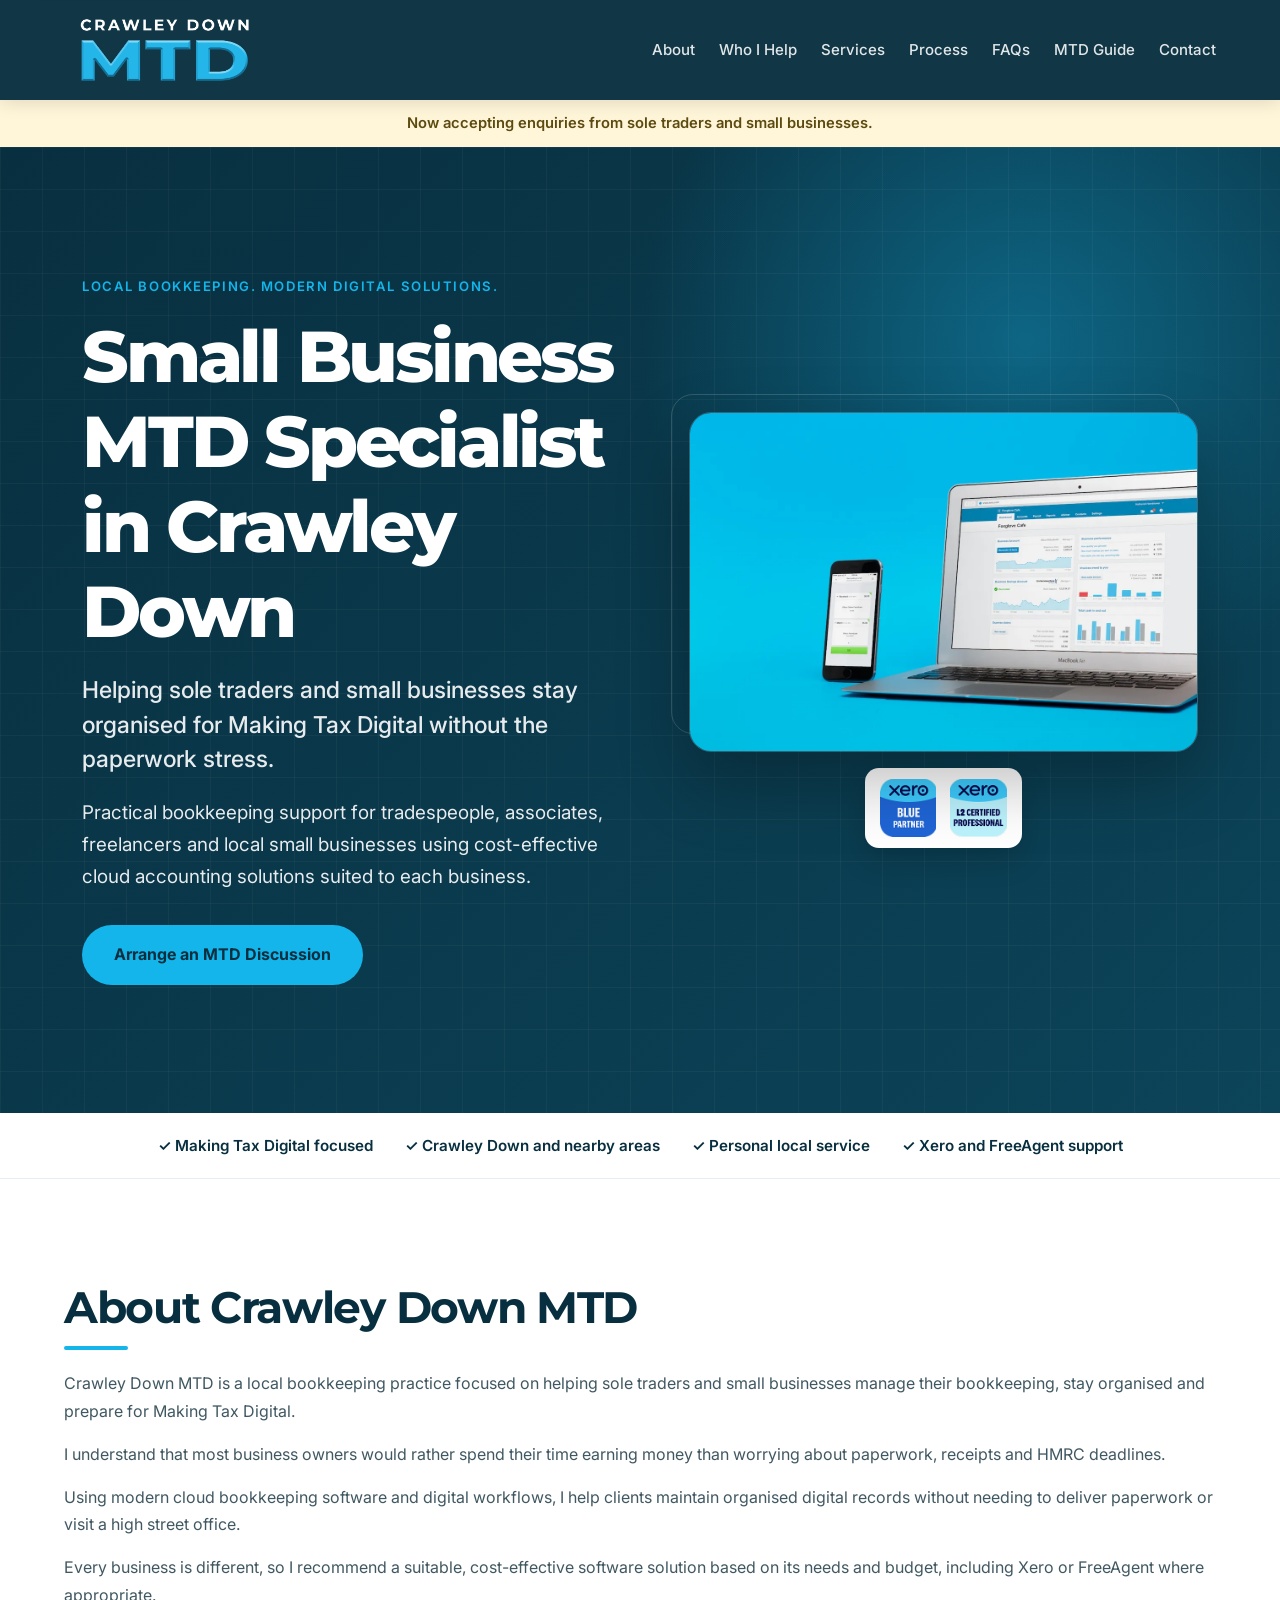
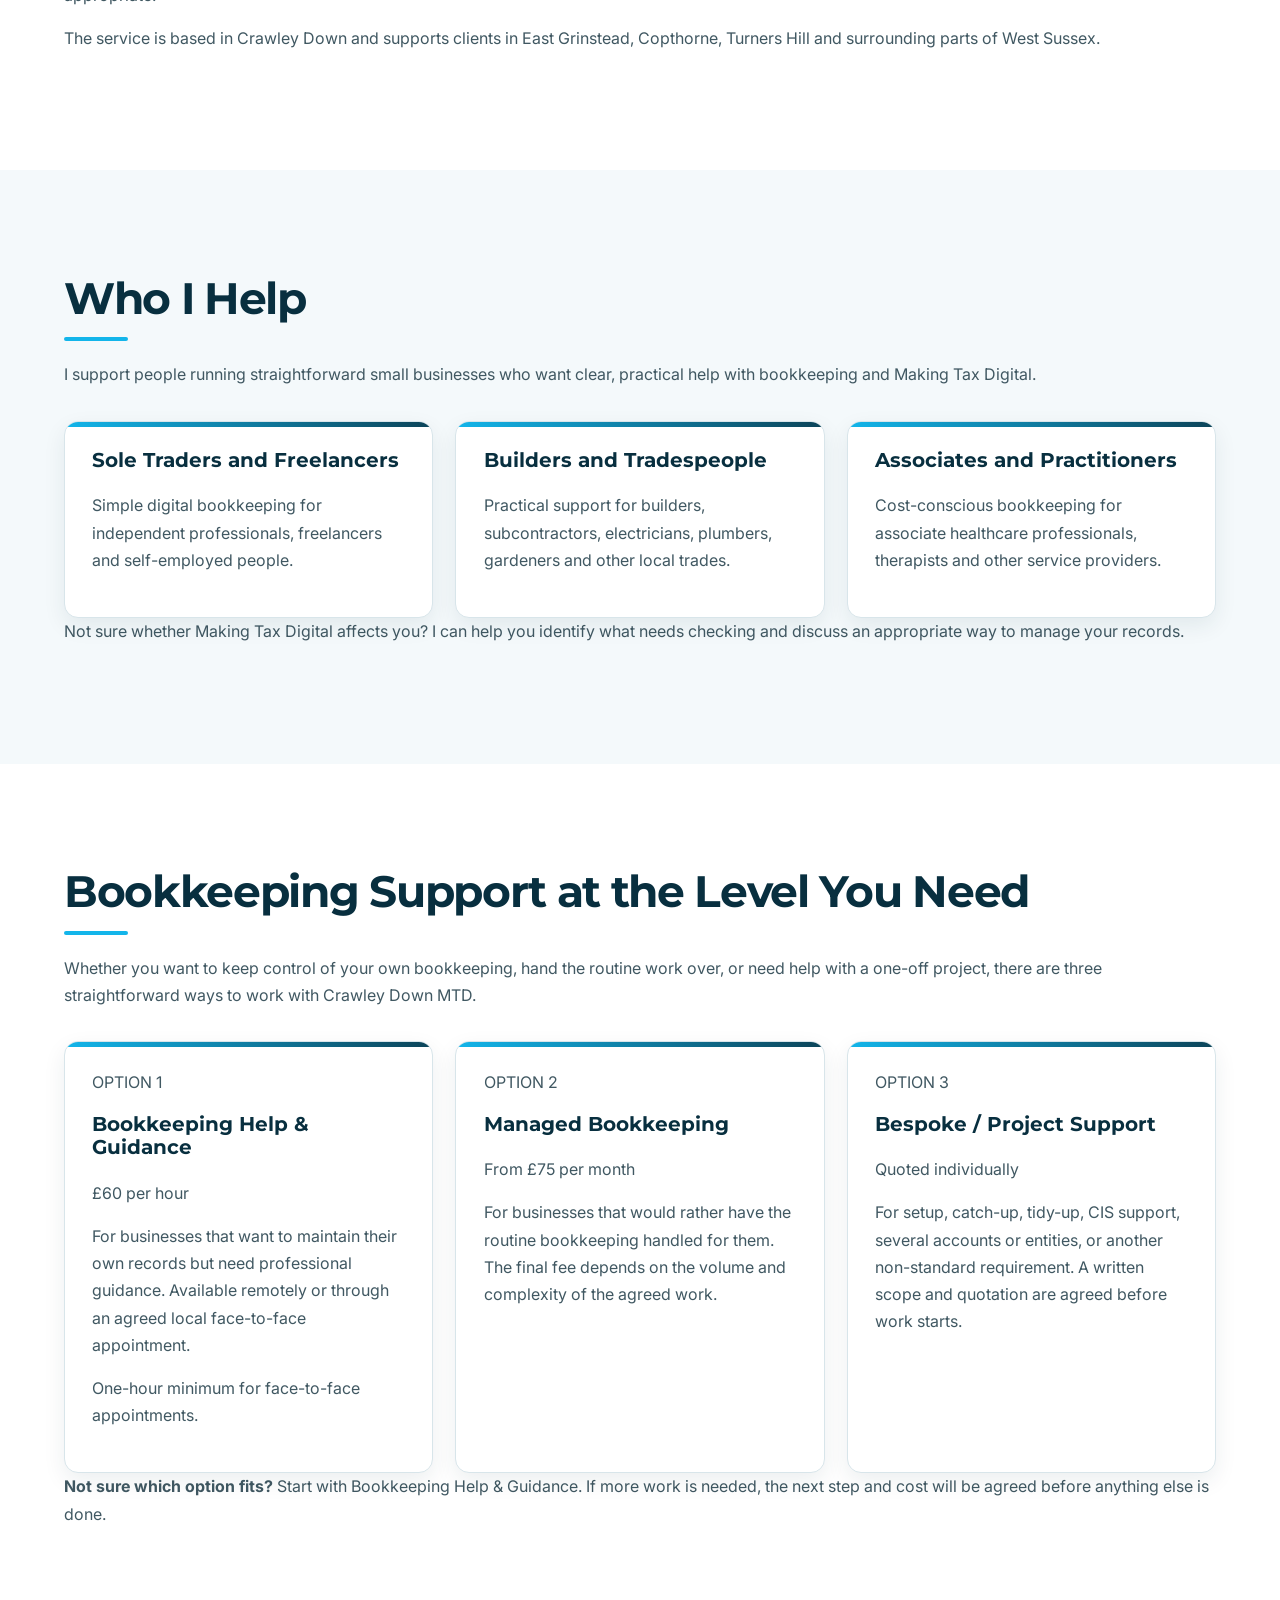
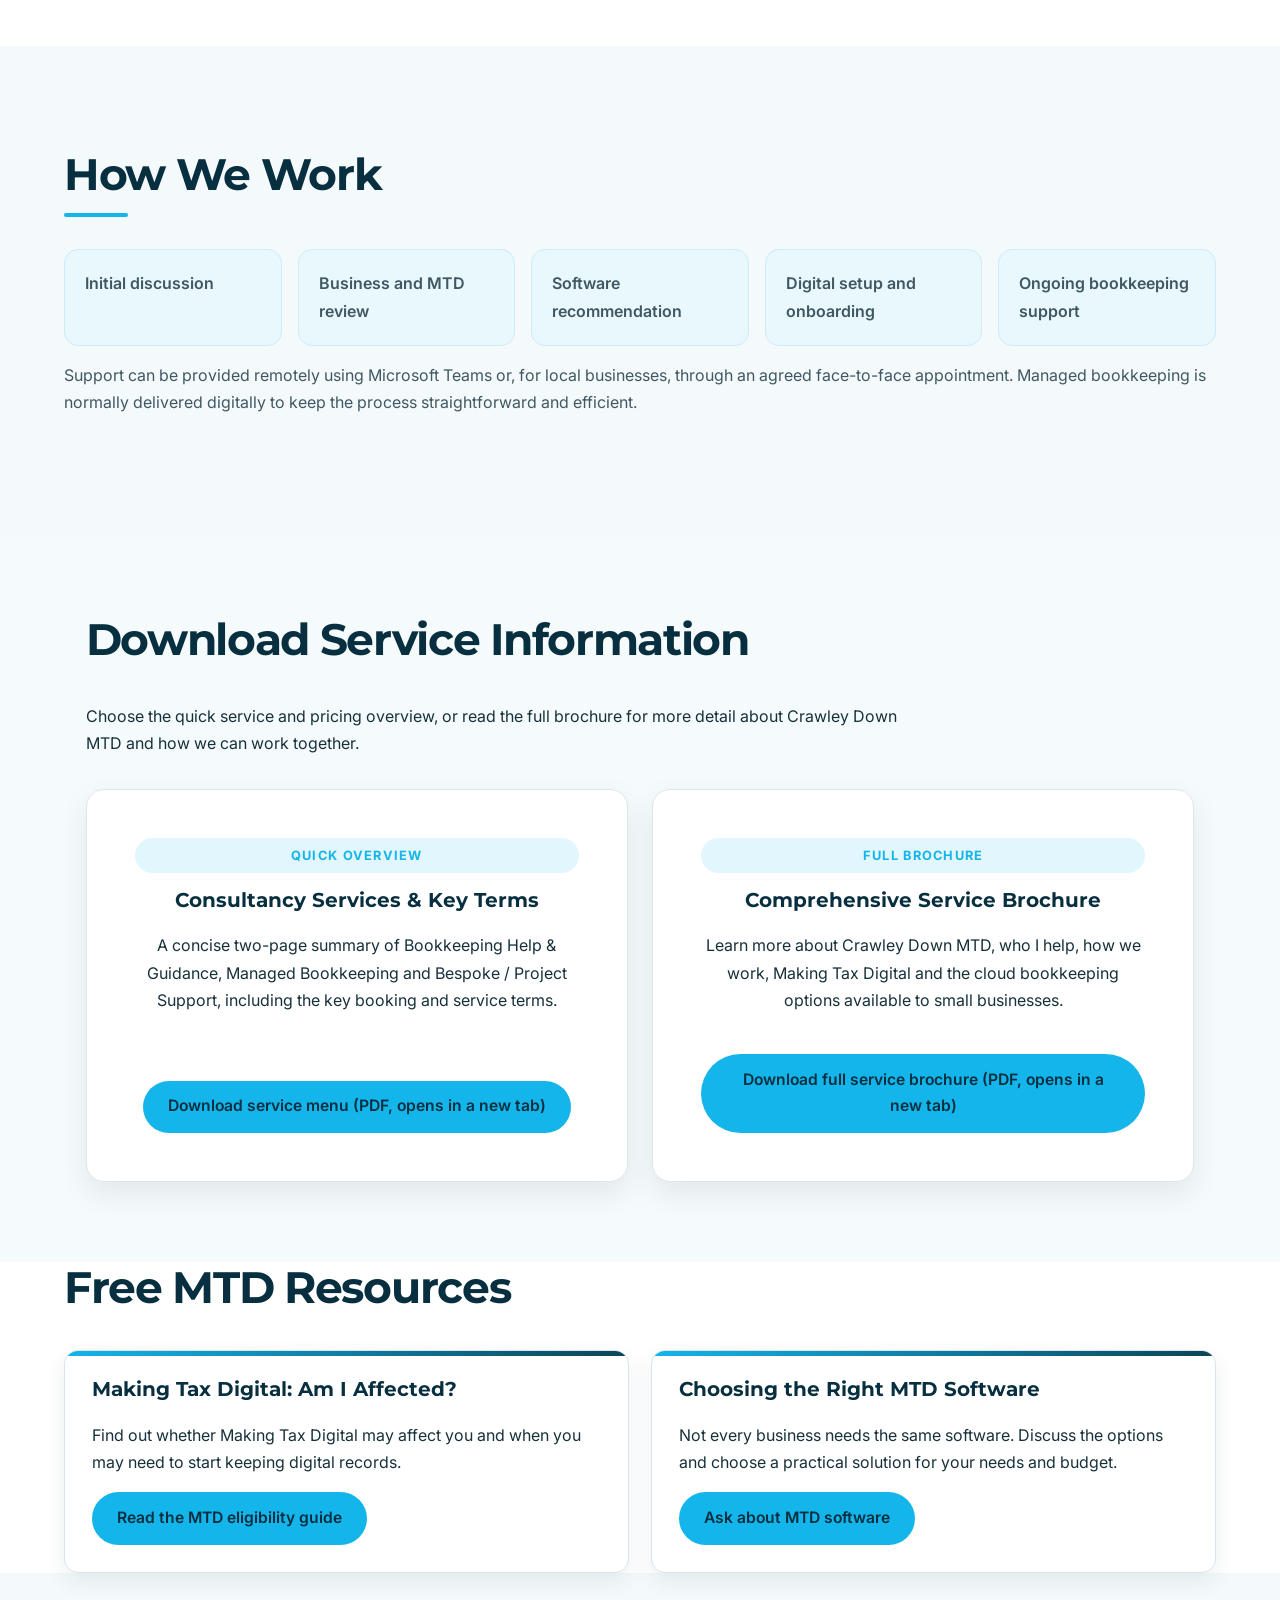
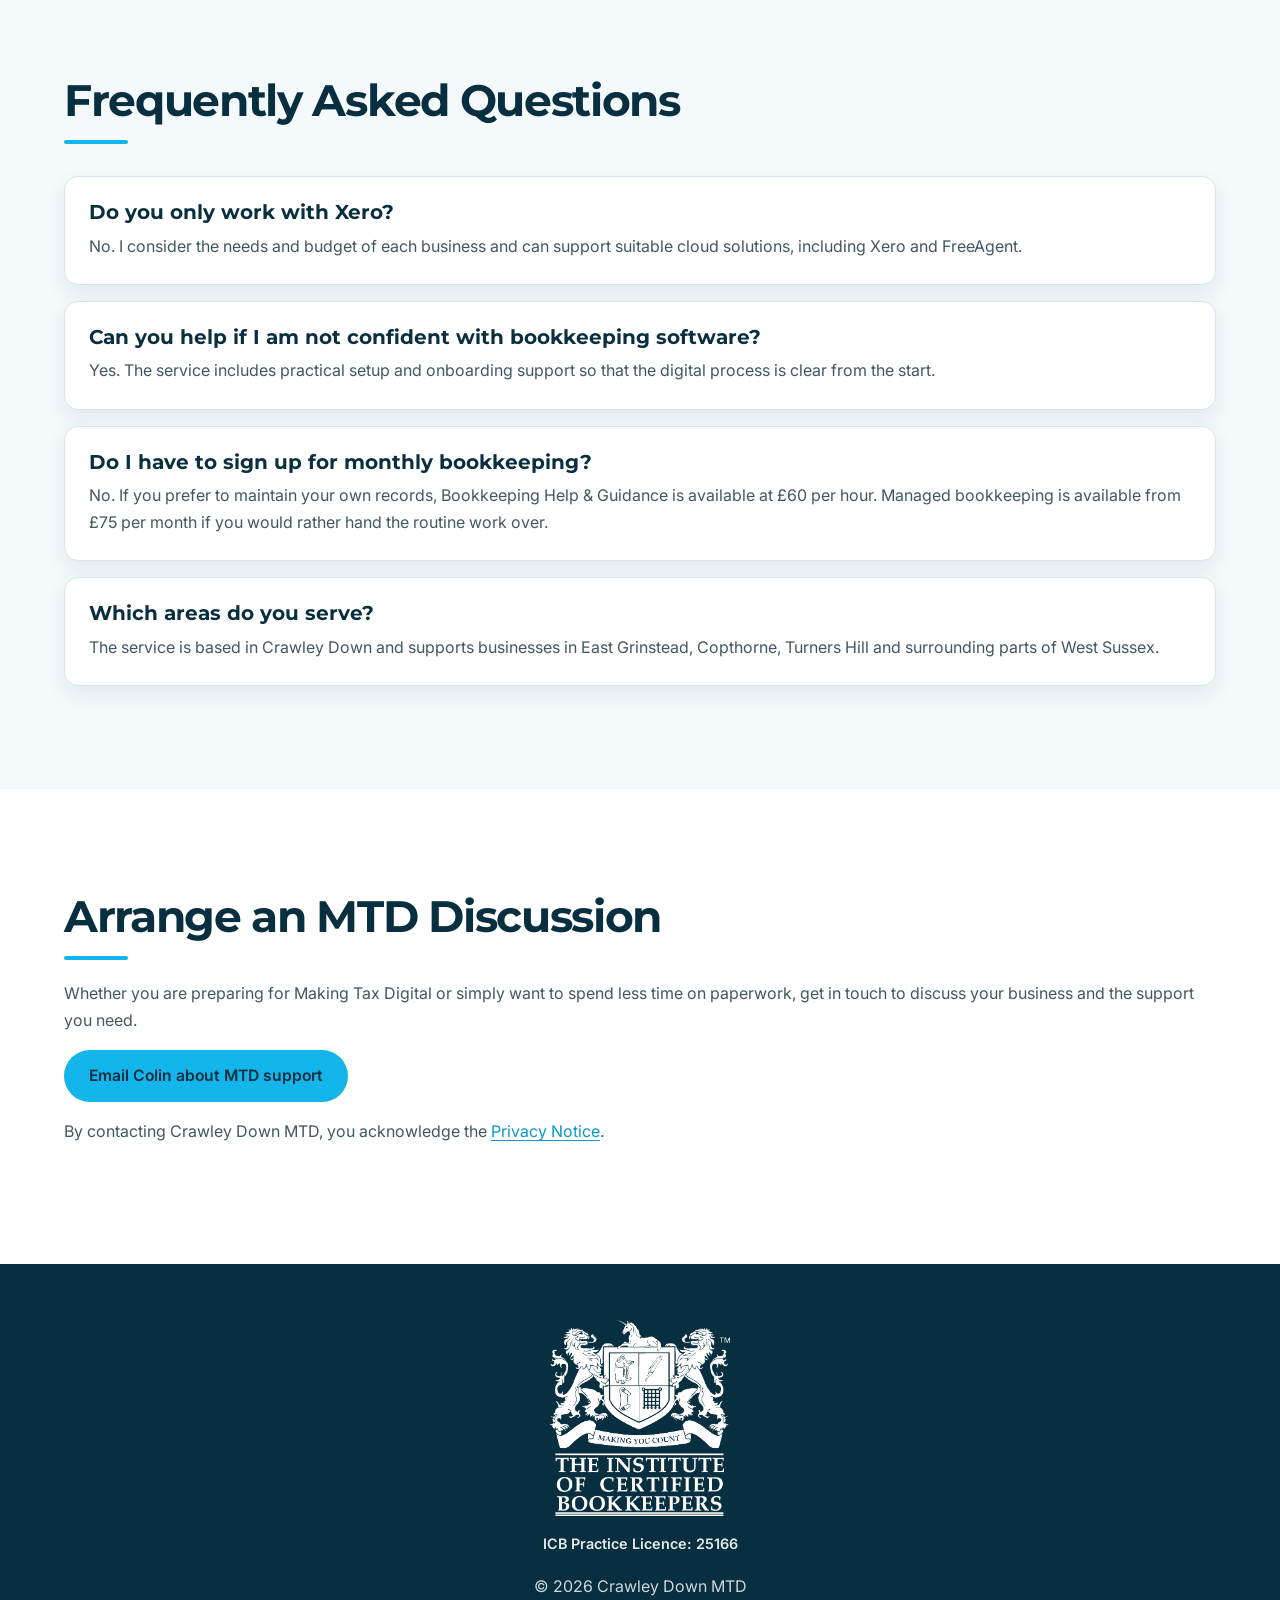
<file: index.html>
<!DOCTYPE html>
<html lang="en-GB">
<head>
    <meta charset="utf-8">
    <meta name="viewport" content="width=device-width, initial-scale=1.0">
    <title>Small Business MTD Specialist in Crawley Down | Crawley Down MTD</title>
    <meta name="description" content="Local bookkeeping and Making Tax Digital support for sole traders, tradespeople, associates and small businesses in Crawley Down, East Grinstead and nearby West Sussex villages.">
    <link rel="canonical" href="https://www.crawleydownmtd.co.uk/">

    <meta property="og:type" content="website">
    <meta property="og:locale" content="en_GB">
    <meta property="og:site_name" content="Crawley Down MTD">
    <meta property="og:title" content="Small Business MTD Specialist | Crawley Down MTD">
    <meta property="og:description" content="Practical bookkeeping and Making Tax Digital support for sole traders and small businesses around Crawley Down.">
    <meta property="og:url" content="https://www.crawleydownmtd.co.uk/">
    <meta property="og:image" content="https://www.crawleydownmtd.co.uk/images/crawley-down-mtd-social-preview.webp">
    <meta property="og:image:alt" content="Crawley Down MTD, local bookkeeping and Making Tax Digital support">

    <meta name="twitter:card" content="summary_large_image">
    <meta name="twitter:title" content="Small Business MTD Specialist | Crawley Down MTD">
    <meta name="twitter:description" content="Practical bookkeeping and Making Tax Digital support for sole traders and small businesses around Crawley Down.">
    <meta name="twitter:image" content="https://www.crawleydownmtd.co.uk/images/crawley-down-mtd-social-preview.webp">

    <link href="css/style.css" rel="stylesheet">
    <style>
        .skip-link {
            position: absolute;
            left: 1rem;
            top: -5rem;
            z-index: 9999;
            padding: 0.75rem 1rem;
            background: #ffffff;
            color: #003b5c;
            border: 2px solid currentColor;
        }
        .skip-link:focus { top: 1rem; }
        :focus-visible {
            outline: 3px solid #ffbf47;
            outline-offset: 3px;
        }

        /* Download cards */
        .downloads-intro {
            max-width: 820px;
        }
        .download-cards {
            display: grid;
            grid-template-columns: repeat(2, minmax(0, 1fr));
            gap: 1.5rem;
            margin-top: 2rem;
        }
        .download-card {
            display: flex;
            height: 100%;
        }
        .download-card .brochure-content {
            display: flex;
            flex-direction: column;
            width: 100%;
        }
        .download-card .brochure-actions {
            margin-top: auto;
            padding-top: 1rem;
        }
        @media (max-width: 760px) {
            .download-cards {
                grid-template-columns: 1fr;
            }
        }
    </style>

    <script type="application/ld+json">
    {
      "@context": "https://schema.org",
      "@type": "ProfessionalService",
      "name": "Crawley Down MTD",
      "url": "https://www.crawleydownmtd.co.uk/",
      "description": "Local bookkeeping and Making Tax Digital support for sole traders and small businesses.",
      "areaServed": [
        "Crawley Down",
        "East Grinstead",
        "Copthorne",
        "Turners Hill",
        "West Sussex"
      ],
      "email": "colin@crawleydownmtd.co.uk"
    }
    </script>
</head>
<body>
    <a class="skip-link" href="#main-content">Skip to main content</a>

    <header>
        <div class="container">
            <div class="logo">
                <a href="/" aria-label="Crawley Down MTD home">
                    <img src="images/crawley-down-MTD-logo-white.webp" width="200" height="auto" alt="Crawley Down MTD">
                </a>
            </div>
            <nav aria-label="Main navigation">
                <ul>
                    <li><a href="#about">About</a></li>
                    <li><a href="#who-we-help">Who I Help</a></li>
                    <li><a href="#services">Services</a></li>
                    <li><a href="#process">Process</a></li>
                    <li><a href="#faq">FAQs</a></li>
                    <li><a href="mtd-eligibility.html">MTD Guide</a></li>
                    <li><a href="#contact">Contact</a></li>
                </ul>
            </nav>
        </div>
    </header>

    <div class="status-banner" role="status">
        <div class="container">
            Now accepting enquiries from sole traders and small businesses.
        </div>
    </div>

    <main id="main-content" tabindex="-1">
        <section class="hero" aria-labelledby="hero-title">
            <div class="container hero-grid">
                <div class="hero-copy">
                    <p class="eyebrow">Local bookkeeping. Modern digital solutions.</p>
                    <h1 id="hero-title">Small Business MTD Specialist in Crawley Down</h1>
                    <p class="hero-heading">Helping sole traders and small businesses stay organised for Making Tax Digital without the paperwork stress.</p>
                    <p class="hero-intro">
                        Practical bookkeeping support for tradespeople, associates, freelancers and local small businesses using cost-effective cloud accounting solutions suited to each business.
                    </p>
                    <a class="btn hero-cta" href="#contact">Arrange an MTD Discussion</a>
                </div>
                <div class="hero-visual">
                    <div class="hero-media">
                        <img alt="Cloud bookkeeping shown on a laptop and mobile devices" class="hero-dashboard" src="images/xero-cloud-dashboard.webp" width="720" height="480" loading="eager" fetchpriority="high">
                    </div>
                    <div class="hero-badges" aria-label="Professional software credentials">
                        <a aria-label="Xero Blue Partner information, opens in a new tab" href="https://www.xero.com/uk/" rel="noopener noreferrer" target="_blank">
                            <img alt="Xero Blue Partner" class="xero-badge xero-partner-badge" src="images/xero-partner-badge.png" width="160" height="160" loading="lazy">
                        </a>
                        <a aria-label="Xero Level 2 Certified Professional information, opens in a new tab" href="https://www.xero.com/uk/" rel="noopener noreferrer" target="_blank">
                            <img alt="Xero Level 2 Certified Professional" class="xero-badge xero-cert-badge" src="images/xero-cert-badge.png" width="160" height="160" loading="lazy">
                        </a>
                    </div>
                </div>
            </div>
        </section>

        <section class="trust-band" aria-label="Key benefits">
            <div class="container trust-items">
                <div class="trust-item">✓ Making Tax Digital focused</div>
                <div class="trust-item">✓ Crawley Down and nearby areas</div>
                <div class="trust-item">✓ Personal local service</div>
                <div class="trust-item">✓ Xero and FreeAgent support</div>
            </div>
        </section>

        <section class="section" id="about" aria-labelledby="about-title">
            <div class="container">
                <h2 id="about-title">About Crawley Down MTD</h2>
                <p>
                    Crawley Down MTD is a local bookkeeping practice focused on helping sole traders and small businesses manage their bookkeeping, stay organised and prepare for Making Tax Digital.
                </p>
                <p>
                    I understand that most business owners would rather spend their time earning money than worrying about paperwork, receipts and HMRC deadlines.
                </p>
                <p>
                    Using modern cloud bookkeeping software and digital workflows, I help clients maintain organised digital records without needing to deliver paperwork or visit a high street office.
                </p>
                <p>
                    Every business is different, so I recommend a suitable, cost-effective software solution based on its needs and budget, including Xero or FreeAgent where appropriate.
                </p>
                <p>
                    The service is based in Crawley Down and supports clients in East Grinstead, Copthorne, Turners Hill and surrounding parts of West Sussex.
                </p>
            </div>
        </section>

        <section class="section light" id="who-we-help" aria-labelledby="who-title">
            <div class="container">
                <h2 id="who-title">Who I Help</h2>
                <p>I support people running straightforward small businesses who want clear, practical help with bookkeeping and Making Tax Digital.</p>
                <div class="cards">
                    <article class="card">
                        <h3>Sole Traders and Freelancers</h3>
                        <p>Simple digital bookkeeping for independent professionals, freelancers and self-employed people.</p>
                    </article>
                    <article class="card">
                        <h3>Builders and Tradespeople</h3>
                        <p>Practical support for builders, subcontractors, electricians, plumbers, gardeners and other local trades.</p>
                    </article>
                    <article class="card">
                        <h3>Associates and Practitioners</h3>
                        <p>Cost-conscious bookkeeping for associate healthcare professionals, therapists and other service providers.</p>
                    </article>
                </div>
                <p>Not sure whether Making Tax Digital affects you? I can help you identify what needs checking and discuss an appropriate way to manage your records.</p>
            </div>
        </section>

        <section class="section" id="services" aria-labelledby="services-title">
            <div class="container">
                <h2 id="services-title">Bookkeeping Support at the Level You Need</h2>
                <p class="services-intro">Whether you want to keep control of your own bookkeeping, hand the routine work over, or need help with a one-off project, there are three straightforward ways to work with Crawley Down MTD.</p>
                <div class="cards service-options">
                    <article class="card service-option">
                        <p class="service-number">OPTION 1</p>
                        <h3>Bookkeeping Help &amp; Guidance</h3>
                        <p class="service-price">£60 <span>per hour</span></p>
                        <p>For businesses that want to maintain their own records but need professional guidance. Available remotely or through an agreed local face-to-face appointment.</p>
                        <p class="service-note">One-hour minimum for face-to-face appointments.</p>
                    </article>
                    <article class="card service-option">
                        <p class="service-number">OPTION 2</p>
                        <h3>Managed Bookkeeping</h3>
                        <p class="service-price">From £75 <span>per month</span></p>
                        <p>For businesses that would rather have the routine bookkeeping handled for them. The final fee depends on the volume and complexity of the agreed work.</p>
                    </article>
                    <article class="card service-option">
                        <p class="service-number">OPTION 3</p>
                        <h3>Bespoke / Project Support</h3>
                        <p class="service-price service-price-quote">Quoted individually</p>
                        <p>For setup, catch-up, tidy-up, CIS support, several accounts or entities, or another non-standard requirement. A written scope and quotation are agreed before work starts.</p>
                    </article>
                </div>
                <p class="service-guidance"><strong>Not sure which option fits?</strong> Start with Bookkeeping Help &amp; Guidance. If more work is needed, the next step and cost will be agreed before anything else is done.</p>
            </div>
        </section>

        <section class="section light" id="process" aria-labelledby="process-title">
            <div class="container">
                <h2 id="process-title">How We Work</h2>
                <ol class="steps">
                    <li class="step">Initial discussion</li>
                    <li class="step">Business and MTD review</li>
                    <li class="step">Software recommendation</li>
                    <li class="step">Digital setup and onboarding</li>
                    <li class="step">Ongoing bookkeeping support</li>
                </ol>
                <p>Support can be provided remotely using Microsoft Teams or, for local businesses, through an agreed face-to-face appointment. Managed bookkeeping is normally delivered digitally to keep the process straightforward and efficient.</p>
            </div>
        </section>

        <section class="brochure-section" aria-labelledby="downloads-title">
            <div class="container">
                <h2 id="downloads-title">Download Service Information</h2>
                <p class="downloads-intro">Choose the quick service and pricing overview, or read the full brochure for more detail about Crawley Down MTD and how we can work together.</p>
                <div class="download-cards">
                    <article class="brochure-card download-card">
                        <div class="brochure-content">
                            <span class="brochure-label">QUICK OVERVIEW</span>
                            <h3>Consultancy Services &amp; Key Terms</h3>
                            <p>A concise two-page summary of Bookkeeping Help &amp; Guidance, Managed Bookkeeping and Bespoke / Project Support, including the key booking and service terms.</p>
                            <div class="brochure-actions">
                                <a href="downloads/Crawley-Down-MTD-Consultancy-Services.pdf" class="btn" target="_blank" rel="noopener noreferrer">Download service menu (PDF, opens in a new tab)</a>
                            </div>
                        </div>
                    </article>
                    <article class="brochure-card download-card">
                        <div class="brochure-content">
                            <span class="brochure-label">FULL BROCHURE</span>
                            <h3>Comprehensive Service Brochure</h3>
                            <p>Learn more about Crawley Down MTD, who I help, how we work, Making Tax Digital and the cloud bookkeeping options available to small businesses.</p>
                            <div class="brochure-actions">
                                <a href="downloads/Crawley-Down-MTD-Service-Brochure.pdf" class="btn" target="_blank" rel="noopener noreferrer">Download full service brochure (PDF, opens in a new tab)</a>
                            </div>
                        </div>
                    </article>
                </div>
            </div>
        </section>

        <section class="resources-preview" aria-labelledby="resources-title">
            <div class="container">
                <h2 id="resources-title">Free MTD Resources</h2>
                <div class="cards">
                    <article class="card">
                        <h3>Making Tax Digital: Am I Affected?</h3>
                        <p>Find out whether Making Tax Digital may affect you and when you may need to start keeping digital records.</p>
                        <a href="mtd-eligibility.html" class="btn">Read the MTD eligibility guide</a>
                    </article>
                    <article class="card">
                        <h3>Choosing the Right MTD Software</h3>
                        <p>Not every business needs the same software. Discuss the options and choose a practical solution for your needs and budget.</p>
                        <a href="#contact" class="btn">Ask about MTD software</a>
                    </article>
                </div>
            </div>
        </section>

        <section class="section light" id="faq" aria-labelledby="faq-title">
            <div class="container">
                <h2 id="faq-title">Frequently Asked Questions</h2>
                <div class="faq-list">
                    <article class="faq-item">
                        <h3>Do you only work with Xero?</h3>
                        <p>No. I consider the needs and budget of each business and can support suitable cloud solutions, including Xero and FreeAgent.</p>
                    </article>
                    <article class="faq-item">
                        <h3>Can you help if I am not confident with bookkeeping software?</h3>
                        <p>Yes. The service includes practical setup and onboarding support so that the digital process is clear from the start.</p>
                    </article>
                    <article class="faq-item">
                        <h3>Do I have to sign up for monthly bookkeeping?</h3>
                        <p>No. If you prefer to maintain your own records, Bookkeeping Help &amp; Guidance is available at £60 per hour. Managed bookkeeping is available from £75 per month if you would rather hand the routine work over.</p>
                    </article>
                    <article class="faq-item">
                        <h3>Which areas do you serve?</h3>
                        <p>The service is based in Crawley Down and supports businesses in East Grinstead, Copthorne, Turners Hill and surrounding parts of West Sussex.</p>
                    </article>
                </div>
            </div>
        </section>

        <section class="section" id="contact" aria-labelledby="contact-title">
            <div class="container">
                <h2 id="contact-title">Arrange an MTD Discussion</h2>
                <p>Whether you are preparing for Making Tax Digital or simply want to spend less time on paperwork, get in touch to discuss your business and the support you need.</p>
                <p><a class="btn" href="mailto:colin@crawleydownmtd.co.uk?subject=Website%20MTD%20Enquiry">Email Colin about MTD support</a></p>
                <p>By contacting Crawley Down MTD, you acknowledge the <a href="privacy.html">Privacy Notice</a>.</p>
            </div>
        </section>
    </main>

<footer>
    <div class="container">
        <div class="icb-footer">
            <a href="https://www.bookkeepers.org.uk/"
               target="_blank"
               rel="noopener noreferrer">
               <img class="icb-crest"
                    src="images/ICB_Crest_2012_White.png"
                    alt="Institute of Certified Bookkeepers Coat of Arms 25166"/>
            </a>    
            <p class="icb-practice-number">
                ICB Practice Licence: 25166
            </p>            
            <div class="footer-copyright">
                <p>&copy; 2026 Crawley Down MTD</p>
            </div>
        </div>
    </div>
</footer>
</body>
</html>
</file>
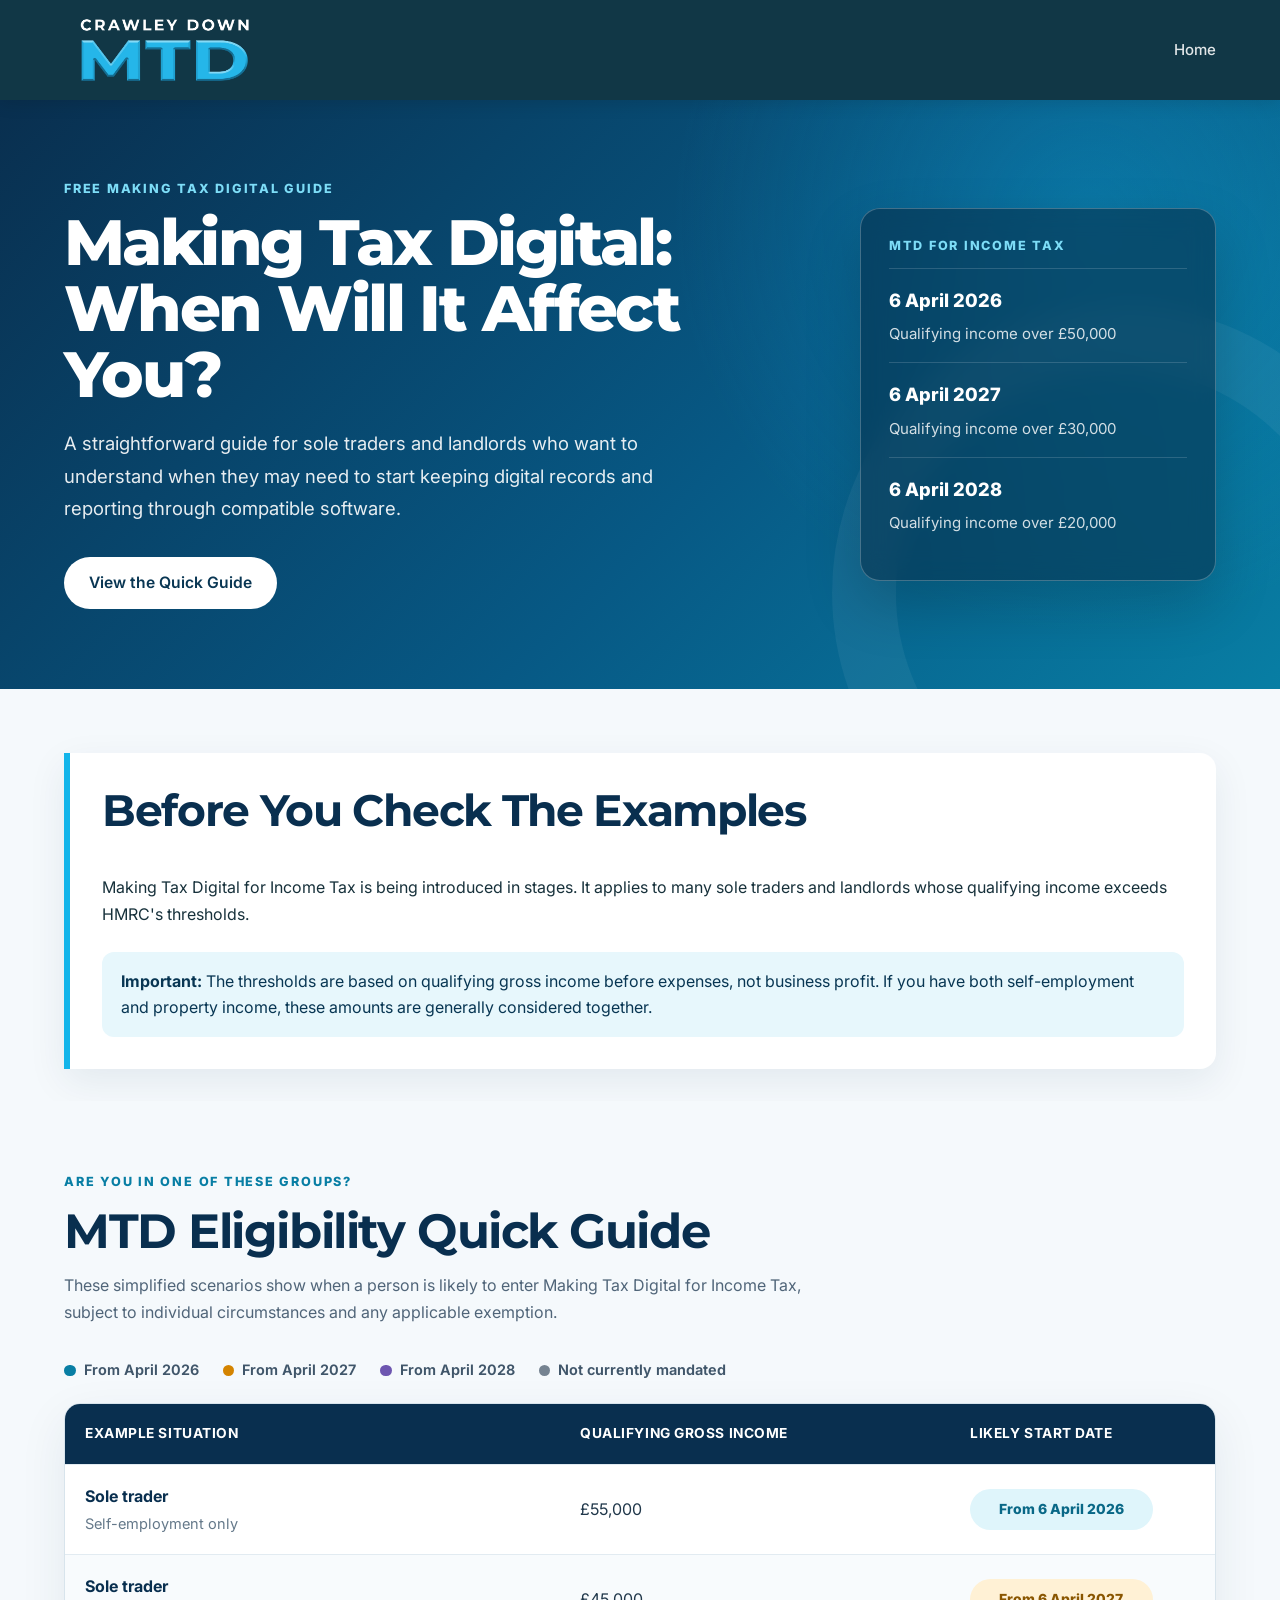
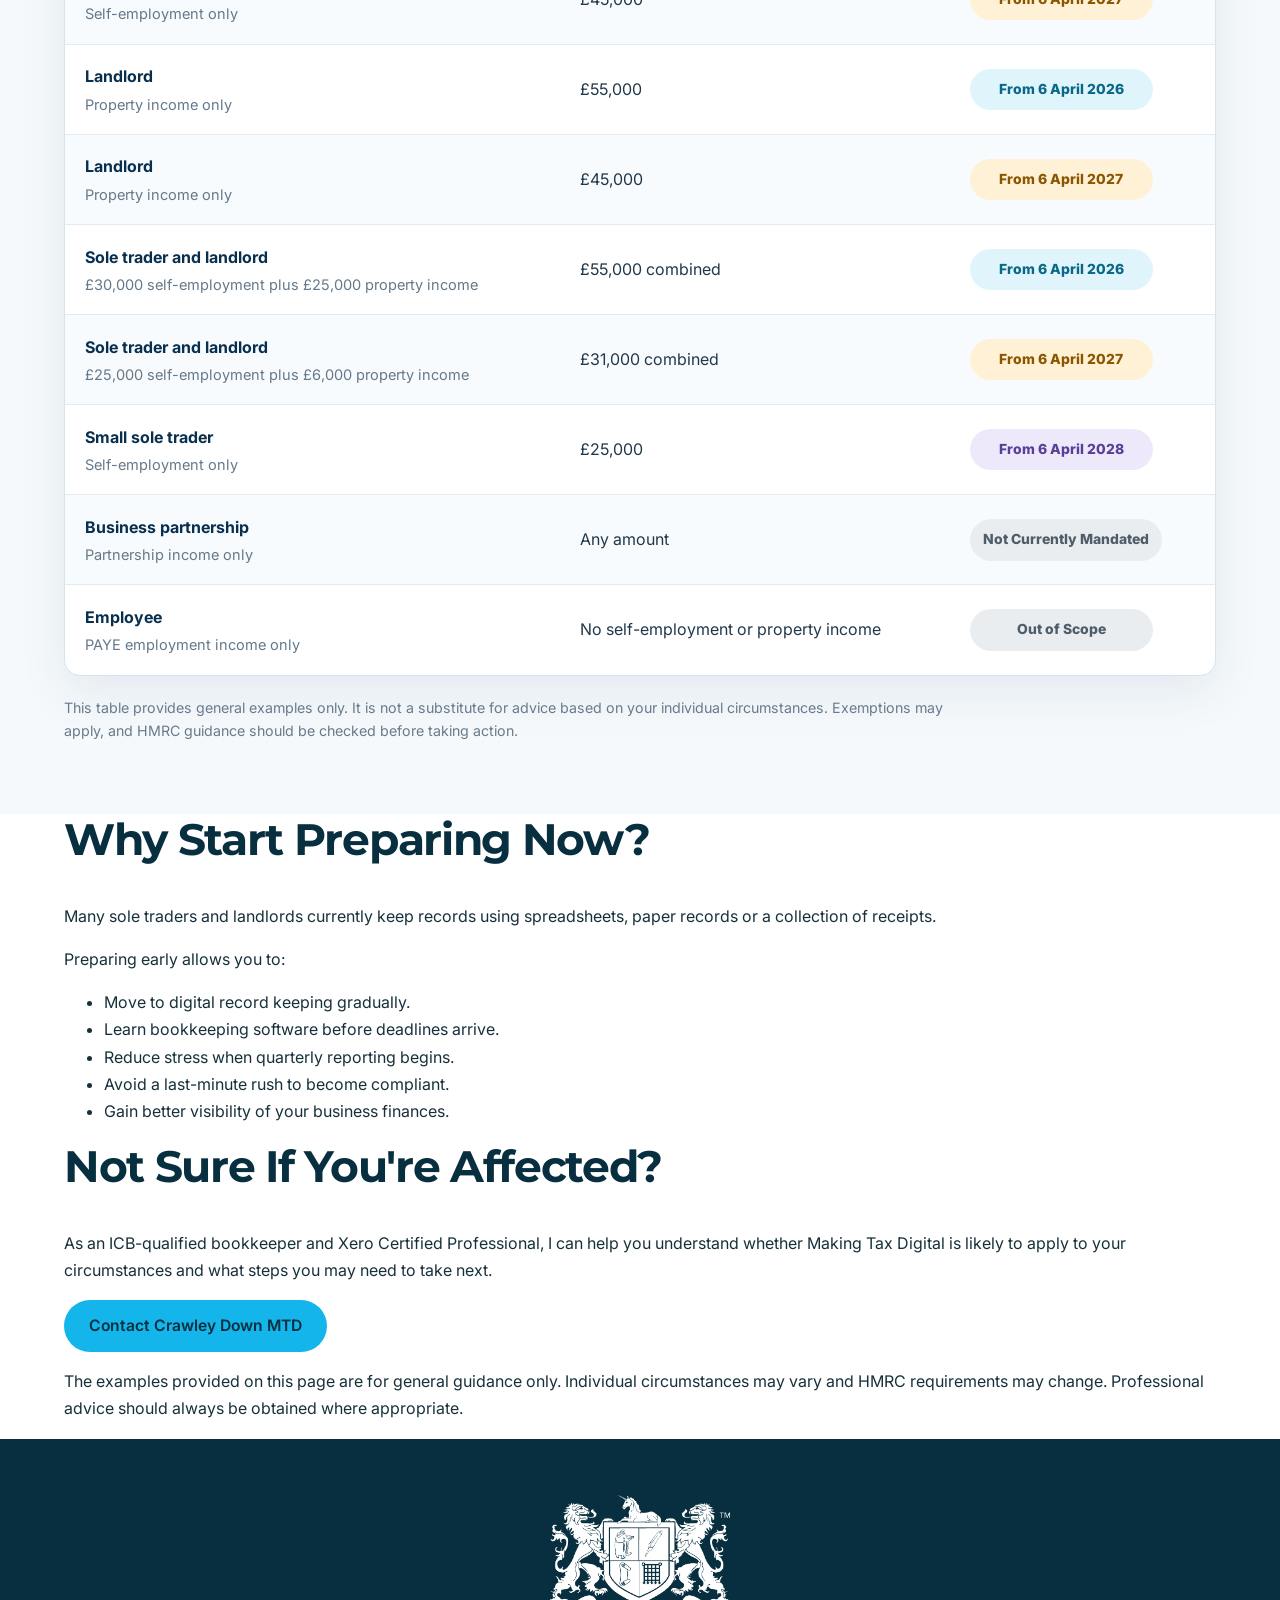
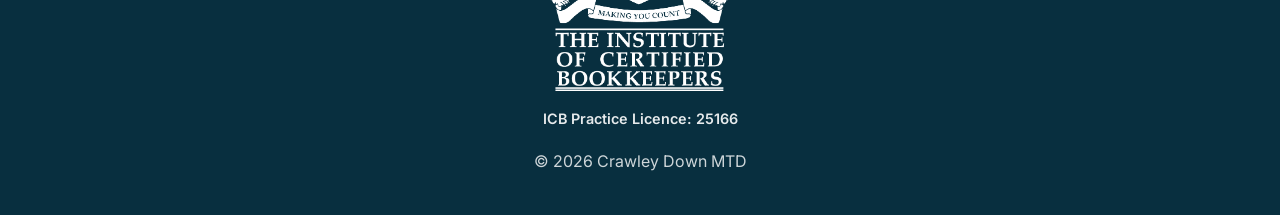
<file: mtd-eligibility.html>
<!DOCTYPE html>

<html lang="en-GB">
    <head>
        <meta charset="utf-8"/>
        <meta content="width=device-width, initial-scale=1.0" name="viewport"/>
        <title>MTD Eligibility | Crawley Down MTD</title>
        <meta name="description" content="A practical Making Tax Digital eligibility guide for sole traders and landlords, including income thresholds, start dates and real-life examples.">
        <link href="css/style.css" rel="stylesheet">
    </head>
<body>
    <header>
        <div class="container">
            <div class="logo">
                <a href="/">
                    <img src="images/crawley-down-MTD-logo-white.webp" width="200" alt="images/crawley-down-MTD-logo-white.webp">
                </a>
            </div>
            <nav aria-label="Main navigation">
                <ul>
                    <li><a href="/">Home</a></li>
                </ul>
            </nav>
        </div>
    </header>
    <main>
        <section class="mtd-hero">
            <div class="container mtd-hero-grid">
                <div class="mtd-hero-content">
                    <p class="mtd-eyebrow">
                        FREE MAKING TAX DIGITAL GUIDE
                    </p>

                    <h1>Making Tax Digital:<br>When Will It Affect You?</h1>

                    <p class="mtd-hero-intro">
                        A straightforward guide for sole traders and landlords
                        who want to understand when they may need to start
                        keeping digital records and reporting through compatible
                        software.
                    </p>
                    <a href="#eligibility-guide" class="btn mtd-hero-button">View the Quick Guide</a>
                </div>
                <aside class="mtd-deadline-panel" aria-label="Making Tax Digital thresholds">
                    <p class="mtd-panel-label">MTD FOR INCOME TAX</p>
                    <div class="mtd-deadline">
                        <span class="mtd-deadline-date">6 April 2026</span>
                        <span class="mtd-deadline-threshold">
                            Qualifying income over £50,000
                        </span>
                    </div>
                    <div class="mtd-deadline">
                        <span class="mtd-deadline-date">6 April 2027</span>
                        <span class="mtd-deadline-threshold">
                            Qualifying income over £30,000
                        </span>
                    </div>
                    <div class="mtd-deadline">
                        <span class="mtd-deadline-date">6 April 2028</span>
                        <span class="mtd-deadline-threshold">
                            Qualifying income over £20,000
                        </span>
                    </div>
                </aside>
            </div>
        </section>

        <section class="mtd-introduction">
            <div class="container">
                <div class="mtd-intro-card">
                    <h2>Before You Check The Examples</h2>
                    <p>
                        Making Tax Digital for Income Tax is being introduced in stages.
                        It applies to many sole traders and landlords whose qualifying
                        income exceeds HMRC's thresholds.
                    </p>
                    <div class="mtd-important-note">
                        <strong>Important:</strong>
                        The thresholds are based on qualifying gross income before
                        expenses, not business profit. If you have both self-employment
                        and property income, these amounts are generally considered
                        together.
                    </div>
                </div>
            </div>    
        </section>

        <section class="mtd-checker" id="eligibility-guide">
            <div class="container">
                <div class="mtd-section-heading">
                    <p class="mtd-section-label">ARE YOU IN ONE OF THESE GROUPS?</p>
                    <h2>MTD Eligibility Quick Guide</h2>
                    <p>
                        These simplified scenarios show when a person is likely
                        to enter Making Tax Digital for Income Tax, subject to
                        individual circumstances and any applicable exemption.
                    </p>
                </div>
                <div class="mtd-table-key" aria-label="Table status key">
                    <span class="mtd-key-item">
                        <span class="mtd-key-dot mtd-key-2026"></span>
                        From April 2026
                    </span>

                    <span class="mtd-key-item">
                        <span class="mtd-key-dot mtd-key-2027"></span>
                        From April 2027
                    </span>

                    <span class="mtd-key-item">
                        <span class="mtd-key-dot mtd-key-2028"></span>
                        From April 2028
                    </span>

                    <span class="mtd-key-item">
                        <span class="mtd-key-dot mtd-key-out"></span>
                        Not currently mandated
                    </span>
                </div>
                <div class="mtd-table-wrapper">
                    <table class="mtd-eligibility-table">
                        <caption class="sr-only">
                            Example Making Tax Digital eligibility scenarios
                        </caption>

                        <thead>
                            <tr>
                                <th scope="col">Example situation</th>
                                <th scope="col">Qualifying gross income</th>
                                <th scope="col">Likely start date</th>
                            </tr>
                        </thead>

                        <tbody>
                            <tr>
                                <td data-label="Example situation">
                                    <strong>Sole trader</strong>
                                    <span>Self-employment only</span>
                                </td>

                                <td data-label="Qualifying gross income">
                                    £55,000
                                </td>

                                <td data-label="Likely start date">
                                    <span class="mtd-status mtd-status-2026">
                                        From 6 April 2026
                                    </span>
                                </td>
                            </tr>

                            <tr>
                                <td data-label="Example situation">
                                    <strong>Sole trader</strong>
                                    <span>Self-employment only</span>
                                </td>

                                <td data-label="Qualifying gross income">
                                    £45,000
                                </td>

                                <td data-label="Likely start date">
                                    <span class="mtd-status mtd-status-2027">
                                        From 6 April 2027
                                    </span>
                                </td>
                            </tr>

                            <tr>
                                <td data-label="Example situation">
                                    <strong>Landlord</strong>
                                    <span>Property income only</span>
                                </td>

                                <td data-label="Qualifying gross income">
                                    £55,000
                                </td>

                                <td data-label="Likely start date">
                                    <span class="mtd-status mtd-status-2026">
                                        From 6 April 2026
                                    </span>
                                </td>
                            </tr>

                            <tr>
                                <td data-label="Example situation">
                                    <strong>Landlord</strong>
                                    <span>Property income only</span>
                                </td>

                                <td data-label="Qualifying gross income">
                                    £45,000
                                </td>

                                <td data-label="Likely start date">
                                    <span class="mtd-status mtd-status-2027">
                                        From 6 April 2027
                                    </span>
                                </td>
                            </tr>

                            <tr>
                                <td data-label="Example situation">
                                    <strong>Sole trader and landlord</strong>
                                    <span>
                                        £30,000 self-employment plus
                                        £25,000 property income
                                    </span>
                                </td>

                                <td data-label="Qualifying gross income">
                                    £55,000 combined
                                </td>

                                <td data-label="Likely start date">
                                    <span class="mtd-status mtd-status-2026">
                                        From 6 April 2026
                                    </span>
                                </td>
                            </tr>

                            <tr>
                                <td data-label="Example situation">
                                    <strong>Sole trader and landlord</strong>
                                    <span>
                                        £25,000 self-employment plus
                                        £6,000 property income
                                    </span>
                                </td>

                                <td data-label="Qualifying gross income">
                                    £31,000 combined
                                </td>

                                <td data-label="Likely start date">
                                    <span class="mtd-status mtd-status-2027">
                                        From 6 April 2027
                                    </span>
                                </td>
                            </tr>

                            <tr>
                                <td data-label="Example situation">
                                    <strong>Small sole trader</strong>
                                    <span>Self-employment only</span>
                                </td>

                                <td data-label="Qualifying gross income">
                                    £25,000
                                </td>

                                <td data-label="Likely start date">
                                    <span class="mtd-status mtd-status-2028">
                                        From 6 April 2028
                                    </span>
                                </td>
                            </tr>

                            <tr>
                                <td data-label="Example situation">
                                    <strong>Business partnership</strong>
                                    <span>Partnership income only</span>
                                </td>

                                <td data-label="Qualifying gross income">
                                    Any amount
                                </td>

                                <td data-label="Likely start date">
                                    <span class="mtd-status mtd-status-out">
                                        Not Currently Mandated
                                    </span>
                                </td>
                            </tr>

                            <tr>
                                <td data-label="Example situation">
                                    <strong>Employee</strong>
                                    <span>PAYE employment income only</span>
                                </td>

                                <td data-label="Qualifying gross income">
                                    No self-employment or property income
                                </td>

                                <td data-label="Likely start date">
                                    <span class="mtd-status mtd-status-out">
                                        Out of Scope
                                    </span>
                                </td>
                            </tr>

                        </tbody>
                    </table>
                </div>

                <p class="mtd-table-footnote">
                    This table provides general examples only. It is not a
                    substitute for advice based on your individual circumstances.
                    Exemptions may apply, and HMRC guidance should be checked
                    before taking action.
                </p>

            </div>
        </section>    

        <section class="content-section">
            <div class="container">
                <h2>Why Start Preparing Now?</h2>
                <p>
                    Many sole traders and landlords currently keep records using
                    spreadsheets, paper records or a collection of receipts.
                </p>
                <p>
                    Preparing early allows you to:
                </p>
                <ul>
                    <li>Move to digital record keeping gradually.</li>
                    <li>Learn bookkeeping software before deadlines arrive.</li>
                    <li>Reduce stress when quarterly reporting begins.</li>
                    <li>Avoid a last-minute rush to become compliant.</li>
                    <li>Gain better visibility of your business finances.</li>
                </ul>
            </div>
        </section>

        <section class="cta-section">
            <div class="container">
                <div class="cta-box">
                    <h2>Not Sure If You're Affected?</h2>
                    <p>
                        As an ICB-qualified bookkeeper and Xero Certified Professional,
                        I can help you understand whether Making Tax Digital is likely
                        to apply to your circumstances and what steps you may need to
                        take next.
                    </p>
                    <p>
                        <a href="/#contact" class="btn">Contact Crawley Down MTD</a>
                    </p>
                </div>
            </div>
        </section>

        <section class="disclaimer-section">
            <div class="container">
                <p class="small-text">
                    The examples provided on this page are for general guidance only.
                    Individual circumstances may vary and HMRC requirements may change.
                    Professional advice should always be obtained where appropriate.
                </p>
            </div>
        </section>
    </main>
    <footer>
      <div class="container">
          <div class="icb-footer">
              <a href="https://www.bookkeepers.org.uk/"
                 target="_blank"
                 rel="noopener noreferrer">
                 <img class="icb-crest"
                      src="images/ICB_Crest_2012_White.png"
                      alt="Institute of Certified Bookkeepers Coat of Arms 25166"/>
              </a>    
              <p class="icb-practice-number">
                  ICB Practice Licence: 25166
              </p>            
              <div class="footer-copyright">
                  <p>&copy; 2026 Crawley Down MTD</p>
              </div>
          </div>
      </div>
    </footer>
</body>
</html>
</file>
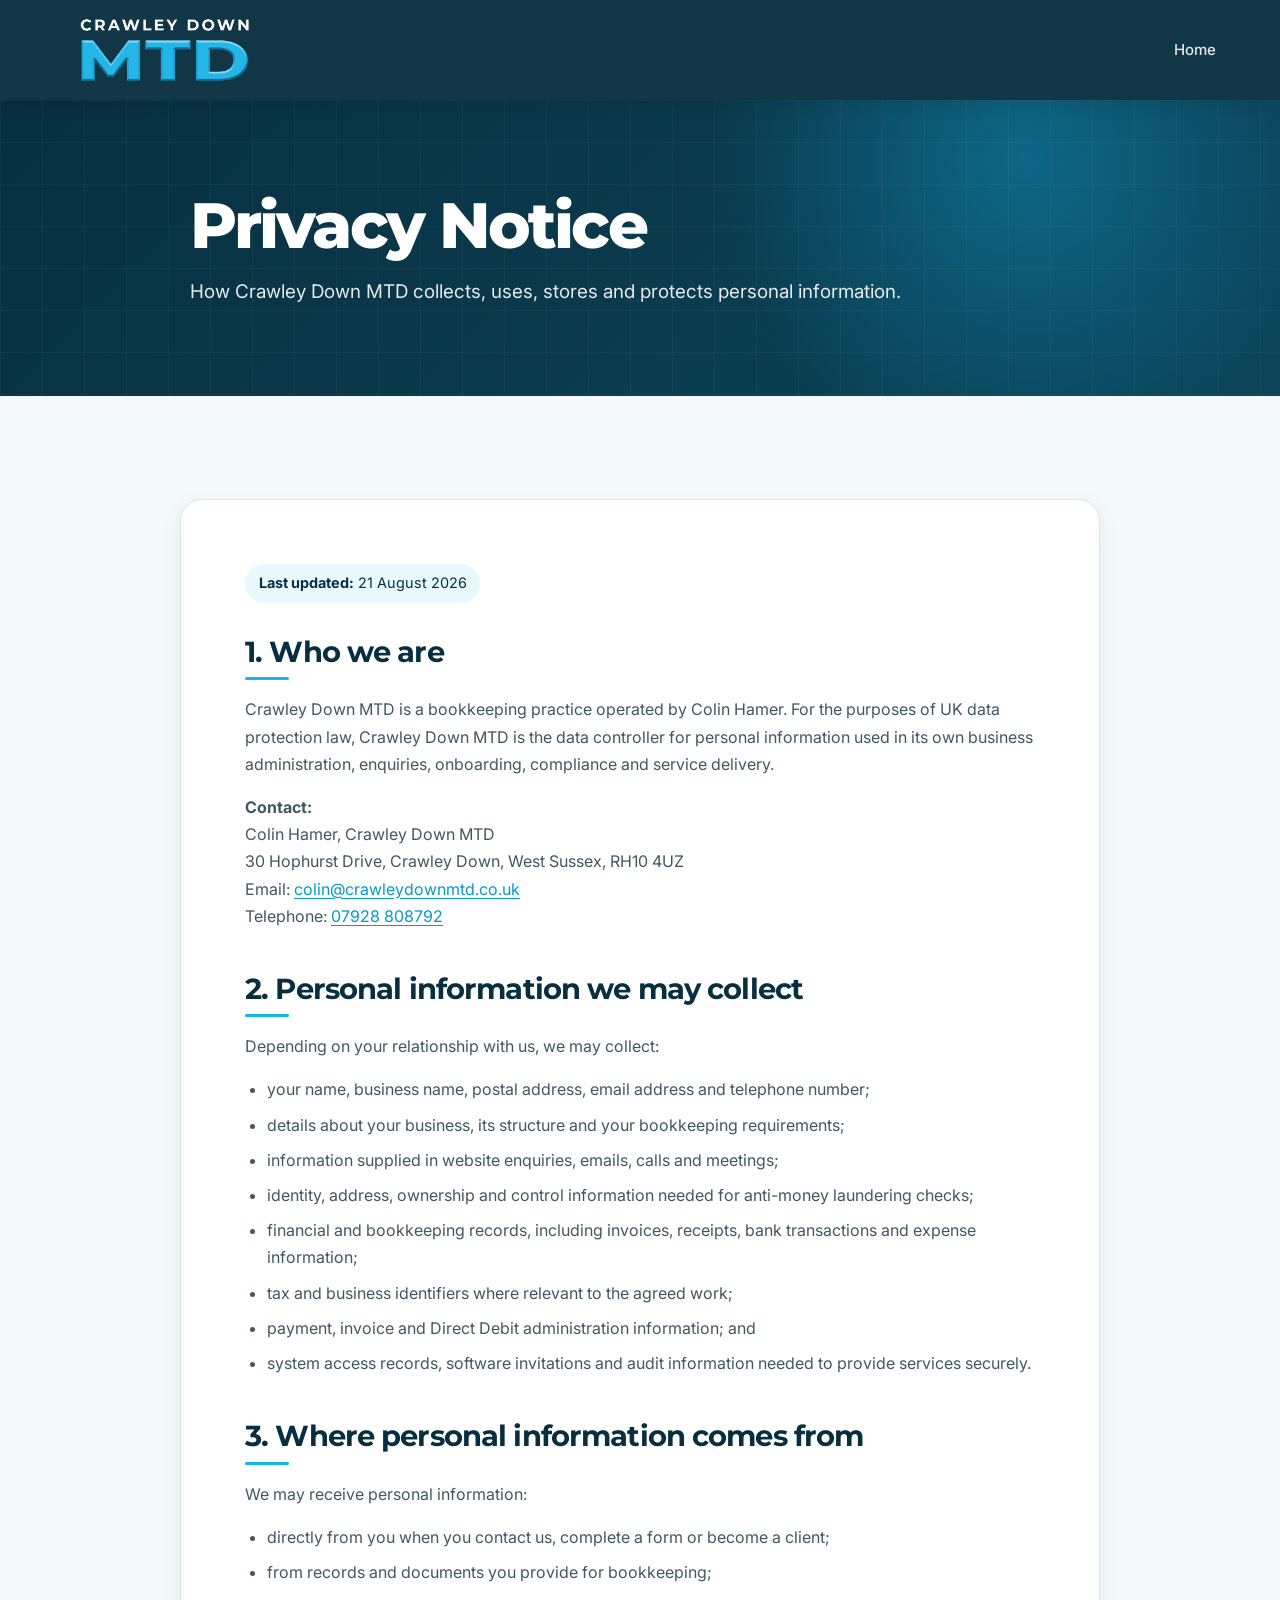
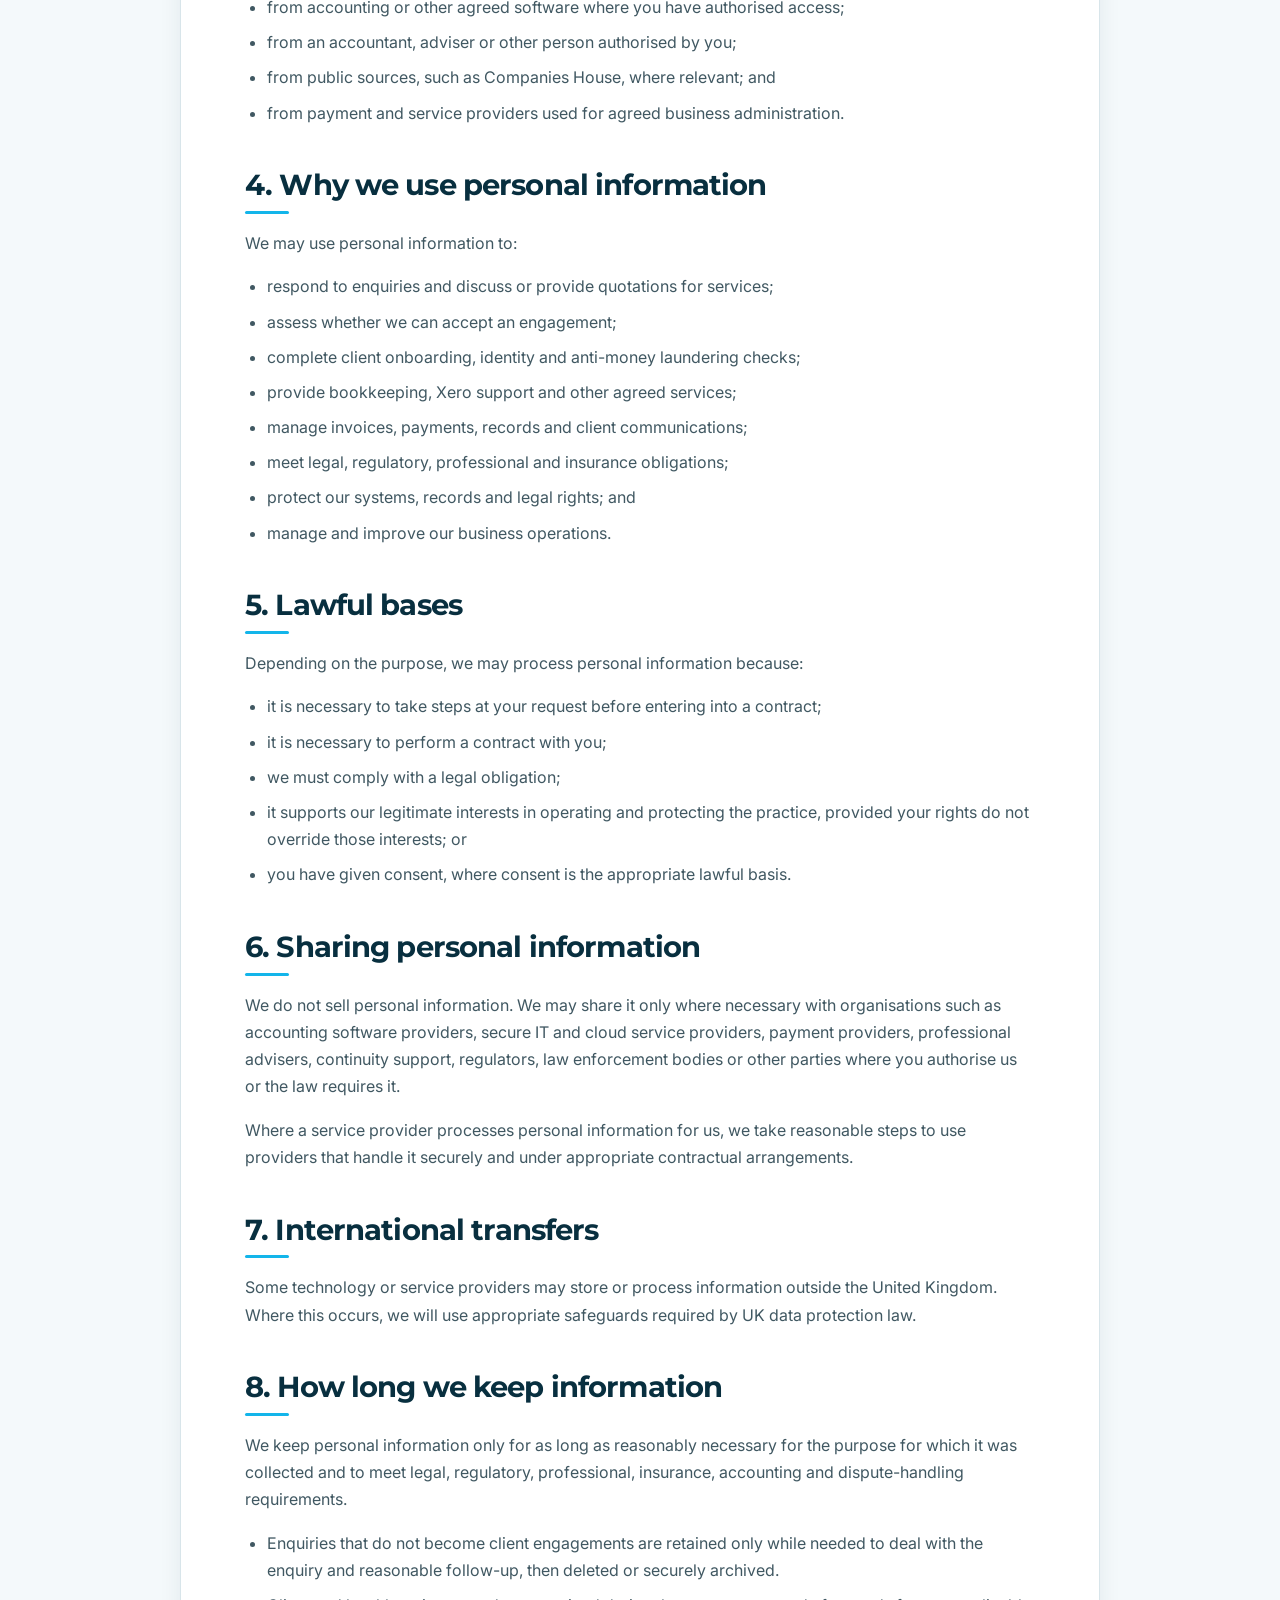
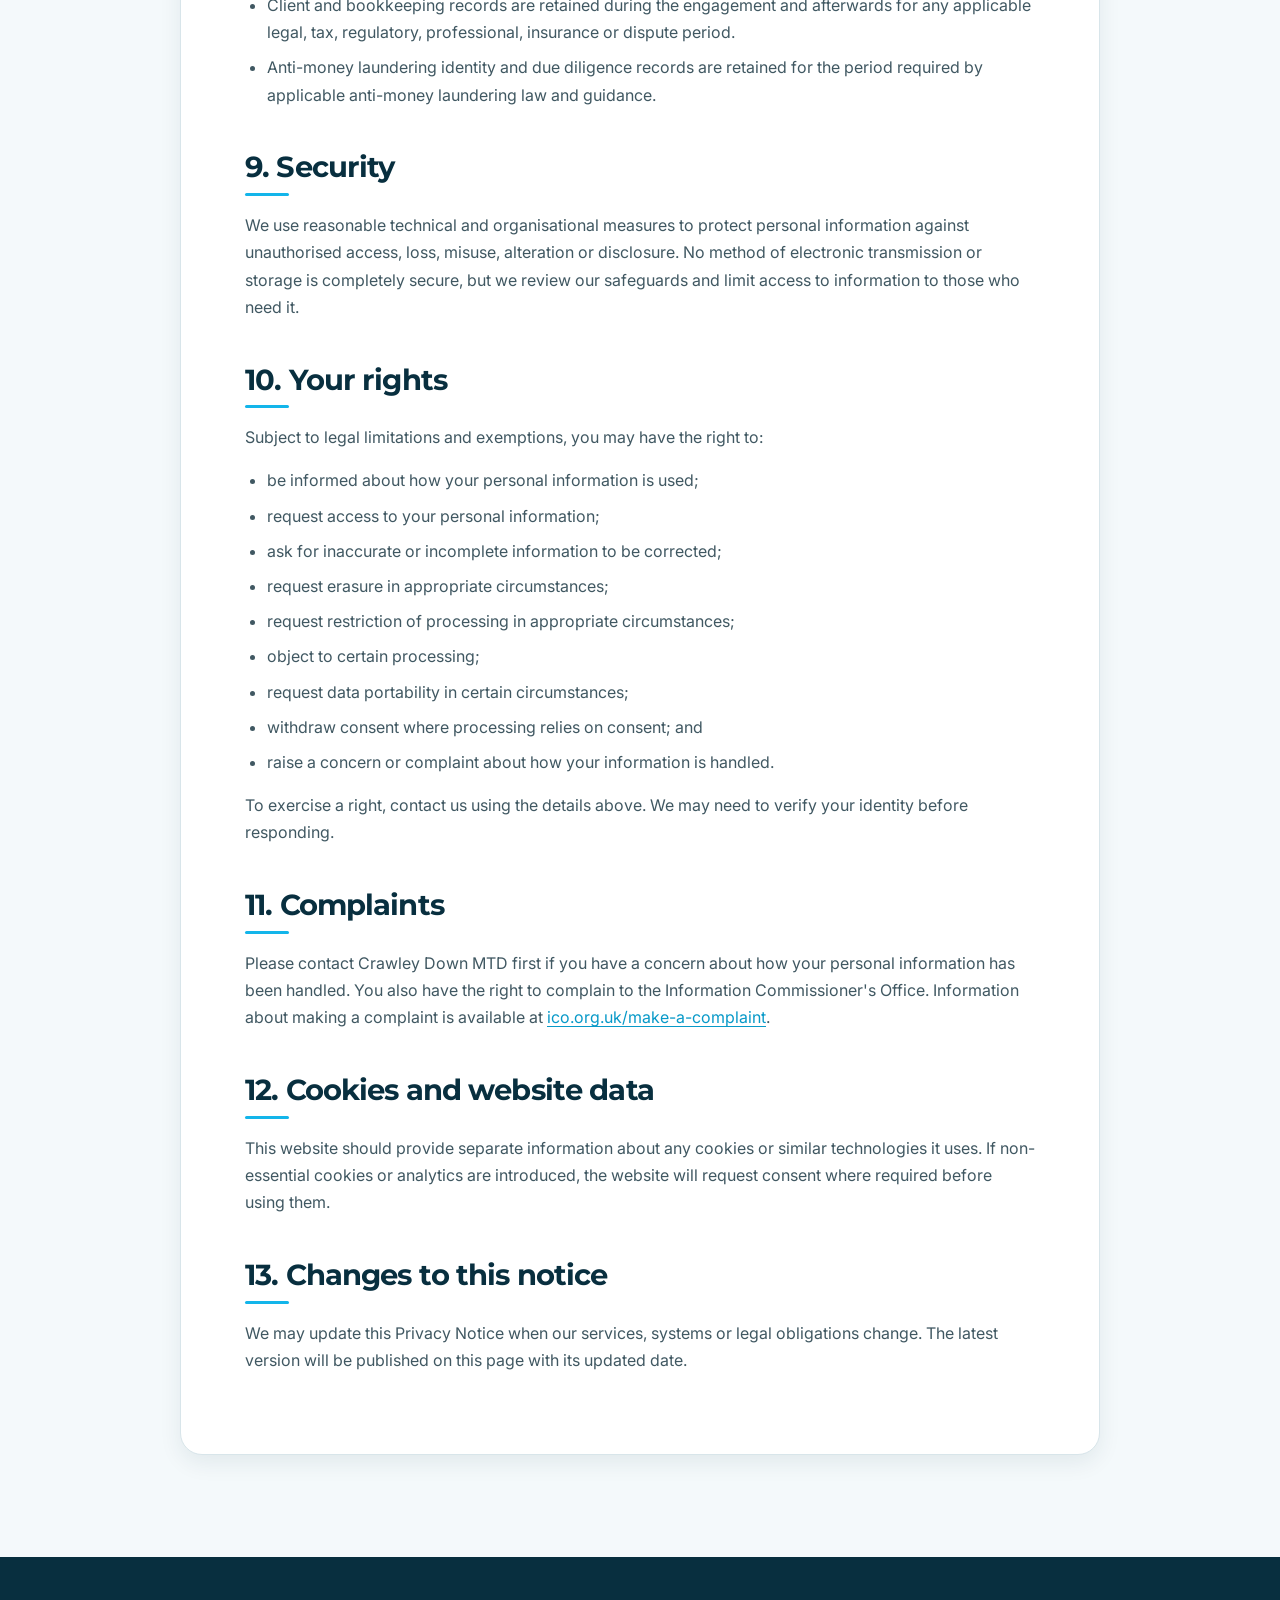
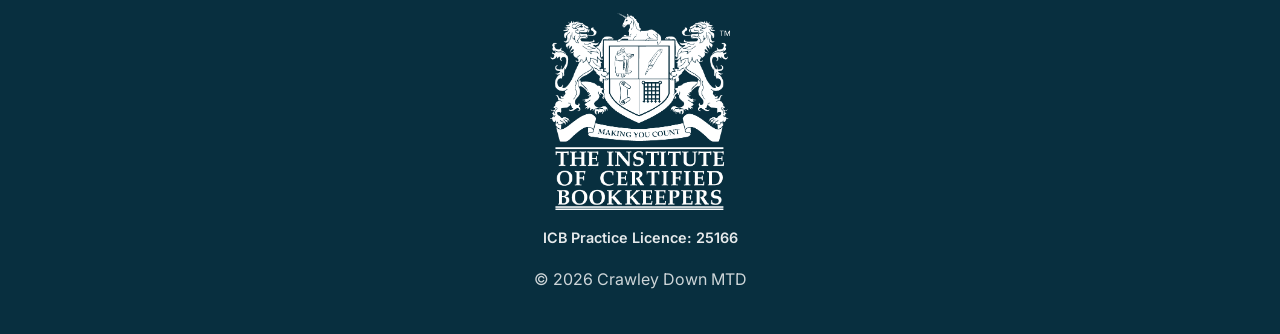
<file: privacy.html>
<!DOCTYPE html>

<html lang="en-GB">
    <head>
        <meta charset="utf-8"/>
        <meta content="width=device-width, initial-scale=1.0" name="viewport"/>
        <title>Privacy Notice | Crawley Down MTD</title>
        <meta content="Privacy Notice explaining how Crawley Down MTD collects, uses, stores and protects personal information." name="description"/>
        <link href="css/style.css" rel="stylesheet"/>

<body>
    <header>
        <div class="container">
            <div class="logo">
                <a href="/">
                    <img src="images/crawley-down-MTD-logo-white.webp" width="200" height="auto">
                </a>
            </div>
            <nav aria-label="Main navigation">
                <ul>
                    <li><a href="/">Home</a></li>
                </ul>
            </nav>
        </div>
    </header>

    <main>
        <section class="hero legal-hero">
            <div class="container legal-hero-inner">
                <h1>Privacy Notice</h1>
                <p>How Crawley Down MTD collects, uses, stores and protects personal information.</p>
            </div>
        </section>
    
        <section class="section legal-section">
            <div class="container legal-content">
                <p class="legal-updated"><strong>Last updated:</strong> 21 August 2026</p>
                <h2>1. Who we are</h2>
                <p>
                    Crawley Down MTD is a bookkeeping practice operated by Colin Hamer.
                    For the purposes of UK data protection law, Crawley Down MTD is the
                    data controller for personal information used in its own business
                    administration, enquiries, onboarding, compliance and service delivery.
                </p>
                <p>
                    <strong>Contact:</strong><br/>
                            Colin Hamer, Crawley Down MTD<br/>
                            30 Hophurst Drive, Crawley Down, West Sussex, RH10 4UZ<br/>
                            Email: <a href="mailto:colin@crawleydownmtd.co.uk">colin@crawleydownmtd.co.uk</a><br/>
                            Telephone: <a href="tel:+447928808792">07928 808792</a>
                </p>
                <h2>2. Personal information we may collect</h2>
                <p>Depending on your relationship with us, we may collect:</p>
                <ul>
                    <li>your name, business name, postal address, email address and telephone number;</li>
                    <li>details about your business, its structure and your bookkeeping requirements;</li>
                    <li>information supplied in website enquiries, emails, calls and meetings;</li>
                    <li>identity, address, ownership and control information needed for anti-money laundering checks;</li>
                    <li>financial and bookkeeping records, including invoices, receipts, bank transactions and expense information;</li>
                    <li>tax and business identifiers where relevant to the agreed work;</li>
                    <li>payment, invoice and Direct Debit administration information; and</li>
                    <li>system access records, software invitations and audit information needed to provide services securely.</li>
                </ul>
                <h2>3. Where personal information comes from</h2>
                <p>We may receive personal information:</p>
                <ul>
                    <li>directly from you when you contact us, complete a form or become a client;</li>
                    <li>from records and documents you provide for bookkeeping;</li>
                    <li>from accounting or other agreed software where you have authorised access;</li>
                    <li>from an accountant, adviser or other person authorised by you;</li>
                    <li>from public sources, such as Companies House, where relevant; and</li>
                    <li>from payment and service providers used for agreed business administration.</li>
                </ul>
                <h2>4. Why we use personal information</h2>
                <p>We may use personal information to:</p>
                <ul>
                    <li>respond to enquiries and discuss or provide quotations for services;</li>
                    <li>assess whether we can accept an engagement;</li>
                    <li>complete client onboarding, identity and anti-money laundering checks;</li>
                    <li>provide bookkeeping, Xero support and other agreed services;</li>
                    <li>manage invoices, payments, records and client communications;</li>
                    <li>meet legal, regulatory, professional and insurance obligations;</li>
                    <li>protect our systems, records and legal rights; and</li>
                    <li>manage and improve our business operations.</li>
                </ul>
                <h2>5. Lawful bases</h2>
                <p>Depending on the purpose, we may process personal information because:</p>
                <ul>
                    <li>it is necessary to take steps at your request before entering into a contract;</li>
                    <li>it is necessary to perform a contract with you;</li>
                    <li>we must comply with a legal obligation;</li>
                    <li>it supports our legitimate interests in operating and protecting the practice, provided your rights do not override those interests; or</li>
                    <li>you have given consent, where consent is the appropriate lawful basis.</li>
                </ul>
                <h2>6. Sharing personal information</h2>
                <p>
                    We do not sell personal information. We may share it only where necessary
                    with organisations such as accounting software providers, secure IT and
                    cloud service providers, payment providers, professional advisers,
                    continuity support, regulators, law enforcement bodies or other parties
                    where you authorise us or the law requires it.
                </p>
                <p>
                    Where a service provider processes personal information for us, we take
                    reasonable steps to use providers that handle it securely and under
                    appropriate contractual arrangements.
                </p>
                <h2>7. International transfers</h2>
                <p>
                    Some technology or service providers may store or process information
                    outside the United Kingdom. Where this occurs, we will use appropriate
                    safeguards required by UK data protection law.
                </p>
                <h2>8. How long we keep information</h2>
                <p>
                    We keep personal information only for as long as reasonably necessary for
                    the purpose for which it was collected and to meet legal, regulatory,
                    professional, insurance, accounting and dispute-handling requirements.
                </p>
                <ul>
                    <li>Enquiries that do not become client engagements are retained only while needed to deal with the enquiry and reasonable follow-up, then deleted or securely archived.</li>
                    <li>Client and bookkeeping records are retained during the engagement and afterwards for any applicable legal, tax, regulatory, professional, insurance or dispute period.</li>
                    <li>Anti-money laundering identity and due diligence records are retained for the period required by applicable anti-money laundering law and guidance.</li>
                </ul>
                <h2>9. Security</h2>
                <p>
                    We use reasonable technical and organisational measures to protect personal
                    information against unauthorised access, loss, misuse, alteration or
                    disclosure. No method of electronic transmission or storage is completely
                    secure, but we review our safeguards and limit access to information to
                    those who need it.
                </p>
                <h2>10. Your rights</h2>
                <p>Subject to legal limitations and exemptions, you may have the right to:</p>
                <ul>
                    <li>be informed about how your personal information is used;</li>
                    <li>request access to your personal information;</li>
                    <li>ask for inaccurate or incomplete information to be corrected;</li>
                    <li>request erasure in appropriate circumstances;</li>
                    <li>request restriction of processing in appropriate circumstances;</li>
                    <li>object to certain processing;</li>
                    <li>request data portability in certain circumstances;</li>
                    <li>withdraw consent where processing relies on consent; and</li>
                    <li>raise a concern or complaint about how your information is handled.</li>
                </ul>
                <p>
                    To exercise a right, contact us using the details above. We may need to
                    verify your identity before responding.
                </p>
                <h2>11. Complaints</h2>
                <p>
                    Please contact Crawley Down MTD first if you have a concern about how your
                    personal information has been handled. You also have the right to complain
                    to the Information Commissioner's Office. Information about making a
                    complaint is available at
                    <a href="https://ico.org.uk/make-a-complaint/" rel="external">ico.org.uk/make-a-complaint</a>.
                </p>
                <h2>12. Cookies and website data</h2>
                <p>
                    This website should provide separate information about any cookies or
                    similar technologies it uses. If non-essential cookies or analytics are
                    introduced, the website will request consent where required before using them.
                </p>
                <h2>13. Changes to this notice</h2>
                <p>
                    We may update this Privacy Notice when our services, systems or legal
                    obligations change. The latest version will be published on this page with
                    its updated date.
                </p>
            </div>
        </section>
    </main>
    <footer>
        <div class="container">
            <div class="icb-footer">
                <a href="https://www.bookkeepers.org.uk/"
                target="_blank"
                rel="noopener noreferrer">
                <img class="icb-crest"
                        src="images/ICB_Crest_2012_White.png"
                        alt="Institute of Certified Bookkeepers Coat of Arms 25166"/>
                </a>    
                <p class="icb-practice-number">
                    ICB Practice Licence: 25166
                </p>            
                <div class="footer-copyright">
                    <p>&copy; 2026 Crawley Down MTD</p>
                </div>
            </div>
        </div>
    </footer>
</body>    
</html>
</file>
<file: css/style.css>
@import url('https://fonts.googleapis.com/css2?family=Inter:wght@400;500;600&family=Montserrat:wght@600;700;800&display=swap');

:root {
    --navy-900: #082f3f;
    --navy-800: #0c4459;
    --blue-500: #13b5ea;
    --blue-600: #0799c8;
    --blue-100: #e8f8fd;
    --ink-900: #17313b;
    --ink-700: #405862;
    --ink-500: #667b84;
    --surface: #ffffff;
    --surface-soft: #f4f9fb;
    --warning-bg: #fff5d8;
    --warning-text: #5c4a10;
    --border: #d8e5ea;
    --shadow-sm: 0 8px 22px rgba(8, 47, 63, 0.08);
    --shadow-md: 0 18px 45px rgba(8, 47, 63, 0.14);
    --radius-sm: 8px;
    --radius-md: 14px;
    --radius-lg: 22px;
}

* {
    box-sizing: border-box;
}

html {
    scroll-behavior: smooth;
}

body {
    margin: 0;
    background: var(--surface);
    color: var(--ink-900);
    font-family: 'Inter', 'Segoe UI', Arial, sans-serif;
    font-size: 1rem;
    line-height: 1.7;
    -webkit-font-smoothing: antialiased;
}

img {
    display: block;
    max-width: 100%;
    height: auto;
}

a {
    color: var(--blue-600);
    text-underline-offset: 0.18em;
}

a:hover {
    color: var(--navy-800);
}

h1,
h2,
h3 {
    margin-top: 0;
    color: var(--navy-900);
    font-family: 'Montserrat', 'Segoe UI', Arial, sans-serif;
    line-height: 1.18;
}

h1 {
    font-size: clamp(2.35rem, 6vw, 4.5rem);
    font-weight: 800;
    letter-spacing: -0.045em;
}

h2 {
    font-size: clamp(1.8rem, 4vw, 2.75rem);
    font-weight: 700;
    letter-spacing: -0.03em;
}

h3 {
    font-size: 1.25rem;
    font-weight: 700;
}

p {
    margin-top: 0;
}

.container {
    width: min(90%, 1200px);
    margin-inline: auto;
}

header {
    position: sticky;
    top: 0;
    z-index: 100;
    background: rgba(8, 47, 63, 0.96);
    color: #ffffff;
    box-shadow: 0 2px 18px rgba(0, 0, 0, 0.12);
    backdrop-filter: blur(12px);
}

header .container {
    display: flex;
    min-height: 76px;
    align-items: center;
    justify-content: space-between;
    gap: 2rem;
}

.logo-top {
    color: #ffffff;
    font-family: 'Monterrat', sans-serif;
    font-size: 0.85rem;
    font-weight: 500;
    letter-spacing: 0.18em;
}

.logo-bottom {
    color: #13b5ea;
    font-family: 'Montserrat', sans-serif;
    font-size: 1.65rem;
    font-weight: 800;
}

.logo,
.logo a {
    color: #ffffff;
    font-family: 'Montserrat', sans-serif;
    font-size: 1.3rem;
    
    font-weight: 600;
    letter-spacing: -0.02em;
    text-decoration: none;
}

nav ul {
    display: flex;
    align-items: center;
    gap: 1.5rem;
    margin: 0;
    padding: 0;
    list-style: none;
}

nav a {
    position: relative;
    color: rgba(255, 255, 255, 0.88);
    font-family: 'Inter', 'Segoe UI', Arial, sans-serif;
    font-size: 0.94rem;
    font-weight: 500;
    text-decoration: none;
}

nav a::after {
    position: absolute;
    right: 0;
    bottom: -0.4rem;
    left: 0;
    height: 2px;
    background: var(--blue-500);
    content: '';
    transform: scaleX(0);
    transform-origin: center;
    transition: transform 180ms ease;
}

nav a:hover,
nav a:focus-visible,
nav a.active {
    color: #ffffff;
}

nav a:hover::after,
nav a:focus-visible::after,
nav a.active::after {
    transform: scaleX(1);
}

.status-banner {
    background: var(--warning-bg);
    color: var(--warning-text);
    padding: 0.7rem 1rem;
    text-align: center;
    font-size: 0.92rem;
    font-weight: 600;
}

.hero {
    position: relative;
    overflow: hidden;
    background:
        radial-gradient(circle at 80% 20%, rgba(19, 181, 234, 0.35), transparent 30%),
        linear-gradient(135deg, var(--navy-900), var(--navy-800));
    color: #ffffff;
    padding: clamp(5rem, 10vw, 8.5rem) 1.25rem;
    text-align: center;
}

.hero::before {
    position: absolute;
    inset: 0;
    background-image:
        linear-gradient(rgba(255, 255, 255, 0.035) 1px, transparent 1px),
        linear-gradient(90deg, rgba(255, 255, 255, 0.035) 1px, transparent 1px);
    background-size: 42px 42px;
    content: '';
    pointer-events: none;
}

.hero .container {
    position: relative;
    z-index: 1;
}

.hero h1,
.hero h2,
.hero h3 {
    color: #ffffff;
}

.hero h1 {
    margin-bottom: 1.2rem;
}

.hero h2 {
    max-width: 680px;
    margin-bottom: 1.25rem;
    color: var(--blue-500);
    font-family: 'Inter', 'Segoe UI', Arial, sans-serif;
    font-size: clamp(1.15rem, 2vw, 1.55rem);
    font-weight: 500;
    letter-spacing: -0.015em;
    line-height: 1.45;
}

.hero p {
    color: rgba(255, 255, 255, 0.9);
}

.hero-grid {
    display: grid;
    grid-template-columns: minmax(0, 1.02fr) minmax(360px, 0.98fr);
    align-items: center;
    gap: clamp(2.5rem, 6vw, 5rem);
}

.hero-copy {
    text-align: left;
}

.hero-copy .eyebrow {
    margin: 0 0 1rem;
    color: var(--blue-500);
    font-family: 'Inter', 'Segoe UI', Arial, sans-serif;
    font-size: 0.82rem;
    font-weight: 600;
    letter-spacing: 0.12em;
    text-transform: uppercase;
}

.hero-copy .hero-intro {
    max-width: 650px;
    margin: 0 0 2rem;
    font-size: clamp(1.02rem, 1.6vw, 1.18rem);
}

.hero-cta {
    background: var(--blue-500);
    color: var(--navy-900);
}

.btn,
.hero > .container > a,
button {
    display: inline-flex;
    min-height: 48px;
    align-items: center;
    justify-content: center;
    border: 0;
    border-radius: 999px;
    background: var(--blue-500);
    color: var(--navy-900);
    cursor: pointer;
    font-family: 'Inter', 'Segoe UI', Arial, sans-serif;
    font-size: 0.98rem;
    font-weight: 600;
    padding: 0.8rem 1.55rem;
    text-decoration: none;
    transition: transform 160ms ease, background 160ms ease, box-shadow 160ms ease;
}

.btn:hover,
.hero > .container > a:hover,
button:hover {
    background: #ffffff;
    color: var(--navy-900);
    box-shadow: 0 10px 28px rgba(0, 0, 0, 0.18);
    transform: translateY(-2px);
}

.section {
    padding: clamp(4rem, 8vw, 6.5rem) 0;
}

.section h2 {
    margin-bottom: 1.25rem;
}

.section h2::after {
    display: block;
    width: 64px;
    height: 4px;
    margin-top: 0.8rem;
    border-radius: 999px;
    background: var(--blue-500);
    content: '';
}

.section p,
.section li {
    color: var(--ink-700);
}

.light {
    background: var(--surface-soft);
}

.cards {
    display: grid;
    grid-template-columns: repeat(auto-fit, minmax(240px, 1fr));
    gap: 1.4rem;
    margin-top: 2rem;
}

.card {
    position: relative;
    overflow: hidden;
    border: 1px solid var(--border);
    border-radius: var(--radius-md);
    background: var(--surface);
    padding: 1.7rem;
    box-shadow: var(--shadow-sm);
    transition: transform 180ms ease, box-shadow 180ms ease;
}

.card::before {
    position: absolute;
    top: 0;
    right: 0;
    left: 0;
    height: 5px;
    background: linear-gradient(90deg, var(--blue-500), var(--navy-800));
    content: '';
}

.card:hover {
    box-shadow: var(--shadow-md);
    transform: translateY(-5px);
}

.steps {
    display: grid;
    grid-template-columns: repeat(auto-fit, minmax(190px, 1fr));
    gap: 1rem;
    margin-top: 2rem;
}

.step {
    border: 1px solid #ccecf7;
    border-radius: var(--radius-md);
    background: var(--blue-100);
    color: var(--navy-900);
    font-family: 'Inter', 'Segoe UI', Arial, sans-serif;
    font-weight: 600;
    padding: 1.25rem;
}

form {
    display: flex;
    max-width: 760px;
    flex-direction: column;
    gap: 1rem;
}

label {
    color: var(--ink-900);
    font-weight: 600;
}

input,
textarea {
    width: 100%;
    border: 1px solid var(--border);
    border-radius: var(--radius-sm);
    background: #ffffff;
    color: var(--ink-900);
    font: inherit;
    padding: 0.9rem 1rem;
    transition: border-color 160ms ease, box-shadow 160ms ease;
}

input:focus,
textarea:focus {
    border-color: var(--blue-500);
    box-shadow: 0 0 0 4px rgba(19, 181, 234, 0.16);
    outline: none;
}

button {
    align-self: flex-start;
}

footer {
    background: var(--navy-900);
    color: rgba(255, 255, 255, 0.82);
    padding: 2.5rem 1.25rem;
    text-align: center;
}

footer p {
    margin: 0;
}

footer a {
    color: #ffffff;
}

footer img {
    margin: 1rem auto 0;
}

:focus-visible {
    outline: 3px solid var(--blue-500);
    outline-offset: 4px;
}

@media (max-width: 900px) {
    .hero-grid {
        grid-template-columns: 1fr;
    }

    .hero-copy {
        text-align: center;
    }

    .hero-copy .eyebrow,
    .hero-copy .hero-intro,
    .hero h2 {
        margin-right: auto;
        margin-left: auto;
    }

    .hero-media {
        width: min(100%, 680px);
        margin-inline: auto;
    }
}

@media (max-width: 760px) {
    header {
        position: static;
    }

    header .container {
        flex-direction: column;
        gap: 0.8rem;
        padding: 1rem 0;
    }

    nav ul {
        flex-wrap: wrap;
        justify-content: center;
        gap: 0.75rem 1rem;
    }

    .hero {
        padding-block: 4.5rem;
    }

    .section {
        padding-block: 3.5rem;
    }
}

@media (prefers-reduced-motion: reduce) {
    *,
    *::before,
    *::after {
        scroll-behavior: auto !important;
        transition-duration: 0.01ms !important;
    }
}

.trust-band {
    background: #ffffff;
    border-bottom: 1px solid #e5eef2;
    padding: 1.25rem 0;
}

.trust-items {
    display: flex;
    flex-wrap: wrap;
    justify-content: center;
    align-items: center;
    gap: 2rem;
}

.trust-item {
    color: var(--navy-900);
    font-family: 'Inter', sans-serif;
    font-weight: 600;
    font-size: 0.95rem;
}

.trust-badge img {
    height: auto;
    transition: transform 0.2s ease;
}

.trust-badge img:hover {
    transform: scale(1.05);
}

/* Privacy and other legal-information pages */
.brand-lockup {
    display: inline-flex;
    align-items: baseline;
    gap: 0.45rem;
    color: #ffffff;
    text-decoration: none;
    white-space: nowrap;
}

.brand-name {
    color: #ffffff;
    font-family: 'Inter', 'Segoe UI', Arial, sans-serif;
    font-size: 0.95rem;
    font-weight: 500;
    letter-spacing: 0.14em;
}

.brand-mtd {
    color: var(--blue-500);
    font-family: 'Montserrat', 'Segoe UI', Arial, sans-serif;
    font-size: 2rem;
    font-weight: 800;
    letter-spacing: -0.04em;
    line-height: 1;
}

.legal-hero {
    padding: clamp(3.5rem, 7vw, 5.5rem) 1.25rem;
    text-align: left;
}

.legal-hero-inner {
    max-width: 900px;
}

.legal-hero h1 {
    margin-bottom: 0.8rem;
    font-size: clamp(2.4rem, 6vw, 4rem);
}

.legal-hero p {
    max-width: 720px;
    margin: 0;
    font-size: clamp(1rem, 2vw, 1.18rem);
}

.legal-section {
    background: var(--surface-soft);
}

.legal-content {
    max-width: 920px;
    border: 1px solid var(--border);
    border-radius: var(--radius-lg);
    background: #ffffff;
    padding: clamp(1.5rem, 5vw, 4rem);
    box-shadow: var(--shadow-sm);
}

.legal-content h2 {
    margin-top: 2.6rem;
    margin-bottom: 1rem;
    font-size: clamp(1.35rem, 3vw, 1.8rem);
}

.legal-content h2:first-of-type {
    margin-top: 2rem;
}

.legal-content h2::after {
    width: 44px;
    height: 3px;
    margin-top: 0.55rem;
}

.legal-content p,
.legal-content li {
    color: var(--ink-700);
}

.legal-content ul {
    padding-left: 1.35rem;
}

.legal-content li + li {
    margin-top: 0.5rem;
}

.legal-updated {
    display: inline-block;
    margin: 0;
    border-radius: 999px;
    background: var(--blue-100);
    color: var(--navy-900) !important;
    font-size: 0.9rem;
    padding: 0.45rem 0.85rem;
}

@media (max-width: 760px) {
    .brand-lockup {
        white-space: normal;
    }

    .brand-name {
        font-size: 0.8rem;
    }

    .brand-mtd {
        font-size: 1.65rem;
    }

    .legal-content {
        border-radius: var(--radius-md);
    }
}

.hero-visual {
    min-width: 0;
}

.hero-media {
    position: relative;
}

.hero-media::before {
    position: absolute;
    inset: -18px 18px 18px -18px;
    border: 1px solid rgba(255, 255, 255, 0.16);
    border-radius: var(--radius-lg);
    content: '';
    pointer-events: none;
}

.hero-dashboard {
    position: relative;
    z-index: 1;
    display: block;
    width: 100%;
    height: auto;
    aspect-ratio: 3 / 2;
    border: 1px solid rgba(255, 255, 255, 0.18);
    border-radius: var(--radius-lg);
    box-shadow: 0 28px 70px rgba(0, 0, 0, 0.28);
    object-fit: cover;
}

.hero-badges {
    display: flex;
    width: fit-content;
    align-items: center;
    justify-content: center;
    gap: 14px;
    margin: 16px auto 0;
    border: 1px solid rgba(255, 255, 255, 0.20);
    border-radius: 14px;
    background: #ffffff;
    padding: 10px 14px;
    box-shadow: 0 12px 30px rgba(0, 0, 0, 0.16);
}

.hero-badges a {
    display: flex;
    align-items: center;
    justify-content: center;
    border: 0;
    text-decoration: none;
}

.hero-badges .xero-badge {
    display: block;
    width: auto;
    max-width: none;
    border: 0;
    border-radius: 0;
    background: transparent;
    box-shadow: none;
    object-fit: contain;
}

.hero-badges .xero-partner-badge {
    height: 58px;
}

.hero-badges .xero-cert-badge {
    height: 58px;
}

@media (max-width: 900px) {
    .hero-visual {
        width: min(100%, 680px);
        margin-inline: auto;
    }
}

.brochure-section {
    background: #f5fbfd;
    padding: 5rem 1.5rem;
}

.brochure-card {
    max-width: 900px;
    margin: 0 auto;
}

.brochure-content {
    background: #ffffff;
    border: 1px solid #dce6eb;
    border-radius: 18px;
    padding: 3rem;
    text-align: center;
    box-shadow: 0 12px 30px rgba(0, 0, 0, 0.08);
}

.brochure-label {
    display: inline-block;
    margin-bottom: 1rem;
    padding: 0.4rem 0.8rem;
    background: rgba(19, 181, 234, 0.12);
    color: var(--blue-500);
    font-size: 0.8rem;
    font-weight: 700;
    letter-spacing: 0.1em;
    border-radius: 999px;
}

.brochure-content h2 {
    margin-bottom: 1rem;
}

.brochure-content p {
    max-width: 650px;
    margin: 0 auto 1.5rem;
}

.brochure-features {
    list-style: none;
    padding: 0;
    margin: 0 0 2rem;
}

.brochure-features li {
    margin: 0.5rem 0;
    font-weight: 500;
}

.brochure-actions .btn {
    display: inline-block;
}

.brochure-actions {
margin-top: 2rem;
}

/* =========================================================
   MTD ELIGIBILITY PAGE
   ========================================================= */

.mtd-hero {
    position: relative;
    overflow: hidden;
    padding: 5rem 0;
    color: #ffffff;
    background:
        radial-gradient(
            circle at 85% 20%,
            rgba(19, 181, 234, 0.28),
            transparent 35%
        ),
        linear-gradient(
            135deg,
            #092f4f 0%,
            #075985 58%,
            #087ea4 100%
        );
}

.mtd-hero::after {
    position: absolute;
    right: -8rem;
    bottom: -12rem;
    width: 28rem;
    height: 28rem;
    border: 4rem solid rgba(255, 255, 255, 0.05);
    border-radius: 50%;
    content: "";
}

.mtd-hero-grid {
    position: relative;
    z-index: 1;
    display: grid;
    grid-template-columns: minmax(0, 1.35fr) minmax(18rem, 0.65fr);
    gap: 3.5rem;
    align-items: center;
}

.mtd-eyebrow,
.mtd-section-label,
.mtd-panel-label {
    margin: 0 0 0.8rem;
    font-size: 0.79rem;
    font-weight: 800;
    line-height: 1.4;
    letter-spacing: 0.14em;
    text-transform: uppercase;
}

.mtd-eyebrow {
    color: #7dddf7;
}

.mtd-hero h1 {
    max-width: 760px;
    margin: 0 0 1.2rem;
    color: #ffffff;
    font-size: clamp(2.5rem, 5vw, 4.7rem);
    line-height: 1.03;
    letter-spacing: -0.04em;
}

.mtd-hero-intro {
    max-width: 670px;
    margin: 0 0 2rem;
    color: rgba(255, 255, 255, 0.9);
    font-size: 1.16rem;
    line-height: 1.75;
}

.mtd-hero-button {
    background: #ffffff;
    color: #093653;
}

.mtd-hero-button:hover,
.mtd-hero-button:focus-visible {
    background: #dff7fd;
    color: #062a43;
}

.mtd-deadline-panel {
    padding: 1.75rem;
    border: 1px solid rgba(255, 255, 255, 0.24);
    border-radius: 1.25rem;
    background: rgba(4, 37, 60, 0.5);
    box-shadow: 0 1.5rem 3.5rem rgba(0, 0, 0, 0.18);
    backdrop-filter: blur(12px);
}

.mtd-panel-label {
    color: #7dddf7;
}

.mtd-deadline {
    display: flex;
    flex-direction: column;
    gap: 0.3rem;
    padding: 1rem 0;
    border-top: 1px solid rgba(255, 255, 255, 0.15);
}

.mtd-deadline-date {
    font-size: 1.15rem;
    font-weight: 800;
}

.mtd-deadline-threshold {
    color: rgba(255, 255, 255, 0.82);
    font-size: 0.94rem;
}

.mtd-introduction {
    padding: 4rem 0 2rem;
    background: #f5f9fc;
}

.mtd-intro-card {
    padding: 2rem;
    border-left: 6px solid #13b5ea;
    border-radius: 0 1rem 1rem 0;
    background: #ffffff;
    box-shadow: 0 0.8rem 2.4rem rgba(9, 47, 79, 0.08);
}

.mtd-intro-heading {
    margin-bottom: 1rem;
}

.mtd-section-label {
    color: #087ea4;
}

.mtd-intro-card h2,
.mtd-section-heading h2 {
    margin-top: 0;
    color: #092f4f;
}

.mtd-important-note {
    margin-top: 1.5rem;
    padding: 1rem 1.2rem;
    border-radius: 0.75rem;
    background: #e7f7fc;
    color: #083653;
    line-height: 1.65;
}

.mtd-checker {
    padding: 4.5rem 0;
    background: #f5f9fc;
}

.mtd-section-heading {
    max-width: 760px;
    margin-bottom: 2rem;
}

.mtd-section-heading h2 {
    margin-bottom: 0.75rem;
    font-size: clamp(2rem, 4vw, 3rem);
}

.mtd-section-heading p:last-child {
    color: #506579;
    line-height: 1.7;
}

.mtd-table-key {
    display: flex;
    flex-wrap: wrap;
    gap: 0.75rem 1.5rem;
    margin-bottom: 1.25rem;
}

.mtd-key-item {
    display: inline-flex;
    gap: 0.5rem;
    align-items: center;
    color: #40566a;
    font-size: 0.9rem;
    font-weight: 650;
}

.mtd-key-dot {
    width: 0.72rem;
    height: 0.72rem;
    border-radius: 50%;
}

.mtd-key-2026 {
    background: #087ea4;
}

.mtd-key-2027 {
    background: #d48400;
}

.mtd-key-2028 {
    background: #6d56b0;
}

.mtd-key-out {
    background: #758391;
}

.mtd-table-wrapper {
    overflow-x: auto;
    border: 1px solid #d8e4ec;
    border-radius: 1rem;
    background: #ffffff;
    box-shadow: 0 1rem 3rem rgba(9, 47, 79, 0.08);
}

.mtd-eligibility-table {
    width: 100%;
    border-collapse: collapse;
    color: #21384b;
}

.mtd-eligibility-table th,
.mtd-eligibility-table td {
    padding: 1.15rem 1.25rem;
    border-bottom: 1px solid #e2ebf1;
    text-align: left;
    vertical-align: middle;
}

.mtd-eligibility-table th {
    background: #092f4f;
    color: #ffffff;
    font-size: 0.86rem;
    letter-spacing: 0.04em;
    text-transform: uppercase;
}

.mtd-eligibility-table tbody tr:nth-child(even) {
    background: #f8fbfd;
}

.mtd-eligibility-table tbody tr:hover {
    background: #edf8fc;
}

.mtd-eligibility-table tbody tr:last-child td {
    border-bottom: 0;
}

.mtd-eligibility-table td:first-child strong,
.mtd-eligibility-table td:first-child span {
    display: block;
}

.mtd-eligibility-table td:first-child strong {
    margin-bottom: 0.25rem;
    color: #092f4f;
}

.mtd-eligibility-table td:first-child span {
    color: #65798a;
    font-size: 0.91rem;
    line-height: 1.45;
}

.mtd-status {
    display: inline-flex;
    min-width: 11.4rem;
    justify-content: center;
    padding: 0.55rem 0.8rem;
    border-radius: 999px;
    font-size: 0.87rem;
    font-weight: 800;
    text-align: center;
}

.mtd-status-2026 {
    background: #dff5fb;
    color: #096887;
}

.mtd-status-2027 {
    background: #fff1d5;
    color: #8a5600;
}

.mtd-status-2028 {
    background: #eee9fa;
    color: #584099;
}

.mtd-status-out {
    background: #e9edf0;
    color: #4e5d69;
}

.mtd-table-footnote {
    max-width: 900px;
    margin: 1.25rem 0 0;
    color: #687b8b;
    font-size: 0.89rem;
    line-height: 1.65;
}

.sr-only {
    position: absolute;
    width: 1px;
    height: 1px;
    padding: 0;
    overflow: hidden;
    clip: rect(0, 0, 0, 0);
    white-space: nowrap;
    border: 0;
}

@media (max-width: 820px) {
    .mtd-hero {
        padding: 3.5rem 0;
    }

    .mtd-hero-grid {
        grid-template-columns: 1fr;
        gap: 2rem;
    }

    .mtd-deadline-panel {
        max-width: 34rem;
    }

    .mtd-intro-heading {
        gap: 0.8rem;
    }
}

@media (max-width: 680px) {
    .mtd-eligibility-table thead {
        position: absolute;
        width: 1px;
        height: 1px;
        overflow: hidden;
        clip: rect(0, 0, 0, 0);
    }

    .mtd-eligibility-table,
    .mtd-eligibility-table tbody,
    .mtd-eligibility-table tr,
    .mtd-eligibility-table td {
        display: block;
        width: 100%;
    }

    .mtd-eligibility-table tr {
        padding: 0.6rem 0;
        border-bottom: 1px solid #d8e4ec;
    }

    .mtd-eligibility-table td {
        display: grid;
        grid-template-columns: minmax(8rem, 0.8fr) 1.2fr;
        gap: 1rem;
        padding: 0.65rem 1rem;
        border: 0;
    }

    .mtd-eligibility-table td::before {
        color: #087ea4;
        content: attr(data-label);
        font-size: 0.76rem;
        font-weight: 800;
        letter-spacing: 0.04em;
        text-transform: uppercase;
    }

    .mtd-status {
        min-width: 0;
        justify-self: start;
    }

    .mtd-intro-card {
        padding: 1.4rem;
    }
}

/* =========================================================
   HOMEPAGE SEO & ACCESSIBILITY ENHANCEMENTS
   Add near the end of style.css
   ========================================================= */
.sr-only {
    position: absolute;
    width: 1px;
    height: 1px;
    padding: 0;
    overflow: hidden;
    clip: rect(0,0,0,0);
    white-space: nowrap;
    border: 0;
}

/* Skip link for keyboard users */
.skip-link {
    position: absolute;
    left: 1rem;
    top: -5rem;
    z-index: 9999;
    padding: 0.75rem 1rem;
    border-radius: var(--radius-sm);
    background: #ffffff;
    color: var(--navy-900);
    font-weight: 700;
    text-decoration: none;
    box-shadow: var(--shadow-sm);
}

.skip-link:focus {
    top: 1rem;
}

/* Stronger accessibility focus state */
:focus-visible {
    outline: 3px solid #ffbf47;
    outline-offset: 3px;
}

/* New hero support text */
.hero-heading {
    max-width: 700px;
    margin: 0 0 1.25rem;
    color: var(--blue-100);
    font-size: clamp(1.15rem, 2vw, 1.45rem);
    font-weight: 500;
    line-height: 1.5;
}

/* Stronger CTA */
.hero-cta {
    padding: 1rem 2rem;
    font-size: 1rem;
    font-weight: 700;
    min-height: 52px;
}

/* Improve click/tap targets */
.btn,
button {
    min-height: 52px;
}

/* Trust strip */
.trust-item {
    display: flex;
    align-items: center;
    gap: 0.5rem;
}

/* FAQ section */
.faq-list {
    display: grid;
    gap: 1rem;
    margin-top: 2rem;
}

.faq-item {
    padding: 1.5rem;
    border: 1px solid var(--border);
    border-radius: var(--radius-md);
    background: var(--surface);
    box-shadow: var(--shadow-sm);
}

.faq-item h3 {
    margin-bottom: 0.5rem;
}

.faq-item p:last-child {
    margin-bottom: 0;
}

/* About Colin section for future use */
.about-colin {
    max-width: 900px;
    margin: 0 auto;
}

.about-colin img {
    border-radius: 50%;
}

/* Optional credentials strip */
.credentials-strip {
    display: flex;
    flex-wrap: wrap;
    gap: 1rem;
    margin-top: 2rem;
    color: rgba(255, 255, 255, 0.85);
    font-size: 0.9rem;
    font-weight: 500;
}

/* FAQ and card accessibility */
.card:focus-within,
.faq-item:focus-within {
    box-shadow: var(--shadow-md);
}

/* Better ordered-list display for process section */
.steps {
    padding-left: 0;
    list-style: none;
}

.step {
    list-style: none;
}

/* Mobile navigation improvement */
@media (max-width: 760px) {
    nav ul {
        overflow-x: auto;
        flex-wrap: nowrap;
        justify-content: flex-start;
        padding-bottom: 0.25rem;
        scrollbar-width: thin;
    }

    nav ul::-webkit-scrollbar {
        height: 6px;
    }

    nav li {
        flex: 0 0 auto;
    }
}

/* Reduced motion support */
@media (prefers-reduced-motion: reduce) {

    .card,
    .btn,
    button,
    .trust-badge img,
    nav a::after {
        transition: none !important;
    }

    .card:hover {
        transform: none;
    }

    .btn:hover,
    button:hover {
        transform: none;
    }
}

/* =========================================================
   ICB PRACTICE LICENCE FOOTER
   ========================================================= */

.icb-footer {
    margin-top: 1rem;
    text-align: center;
}

.icb-footer a {
    display: inline-block;
    text-decoration: none;
}

.icb-crest {
    display: block;
    width: 180px;
    max-width: 100%;
    height: auto;
    margin: 0 auto;
}

.icb-practice-number {
    margin: 0.5rem 0 1rem;
    color: rgba(255,255,255,0.9);
    font-size: 0.9rem;
    font-weight: 600;
}

.footer-copyright {
    margin: 0;
    color: rgba(255,255,255,0.8);
}
</file>
